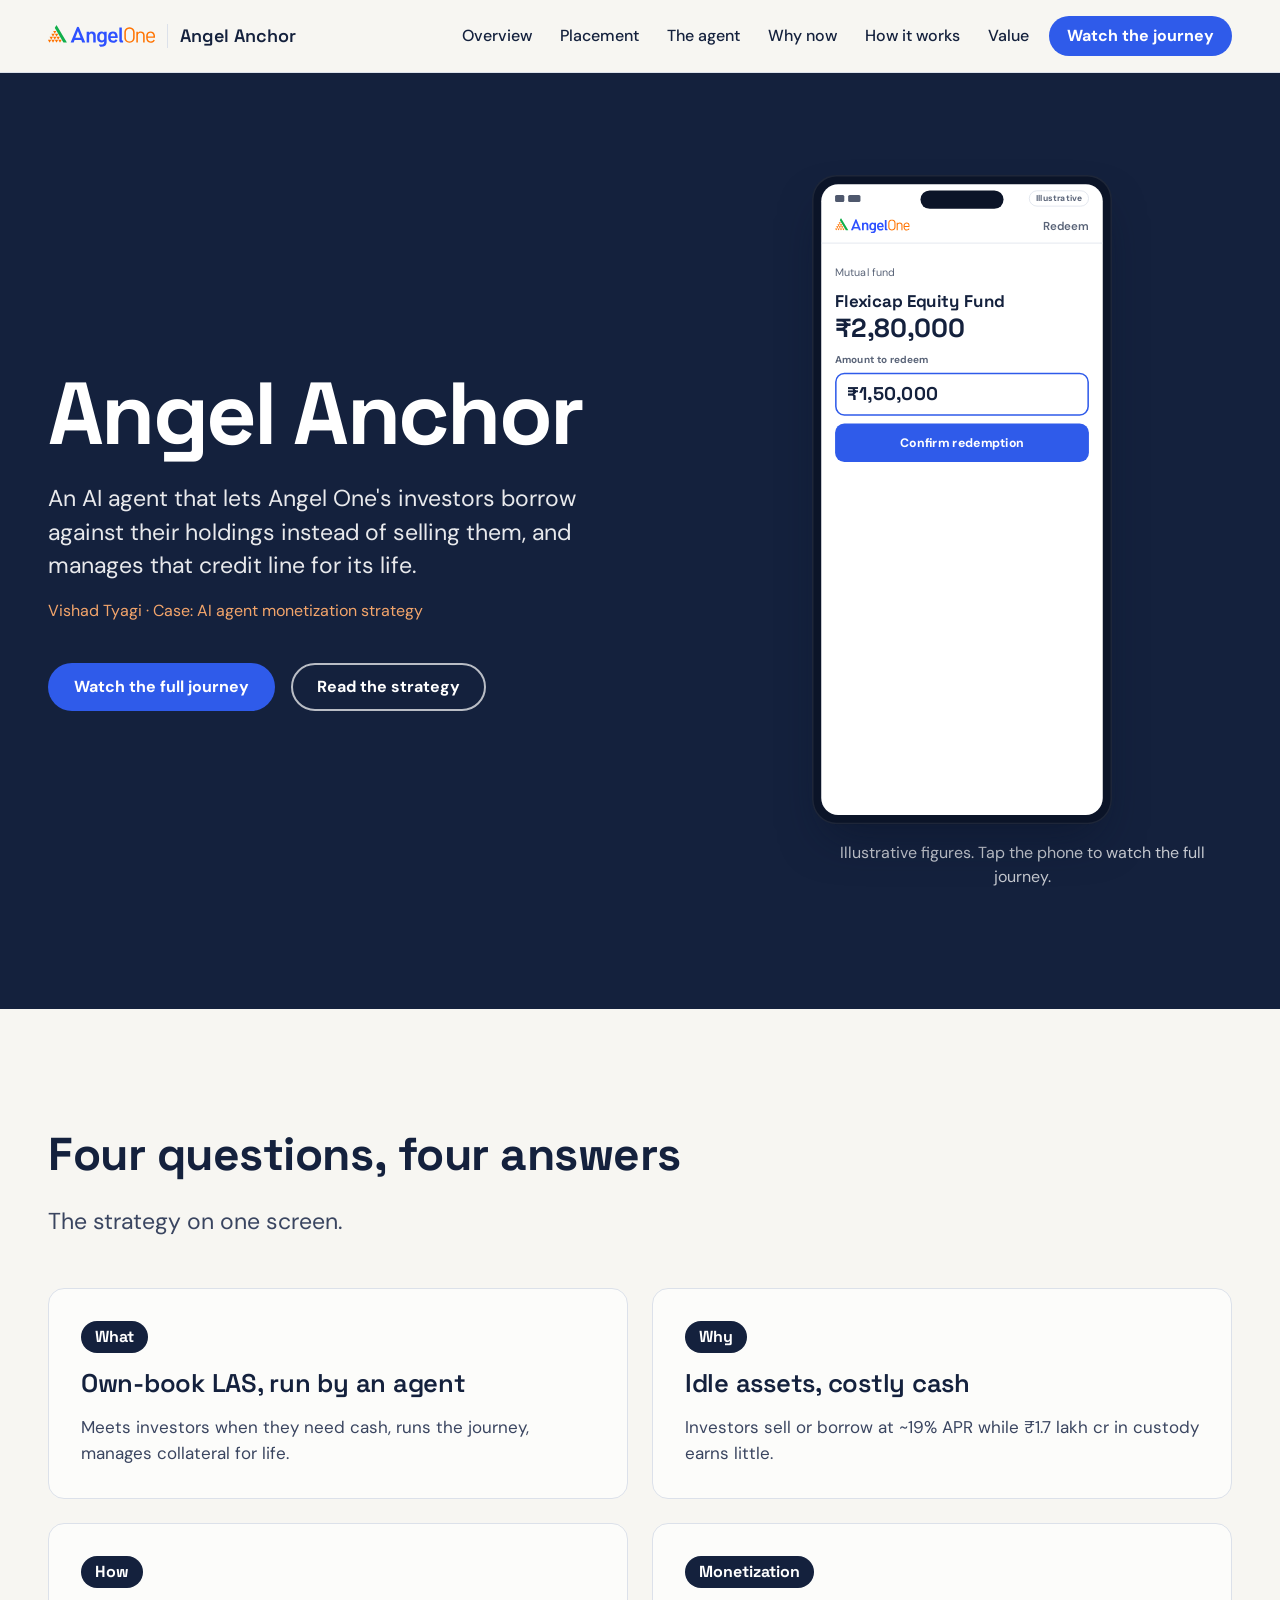
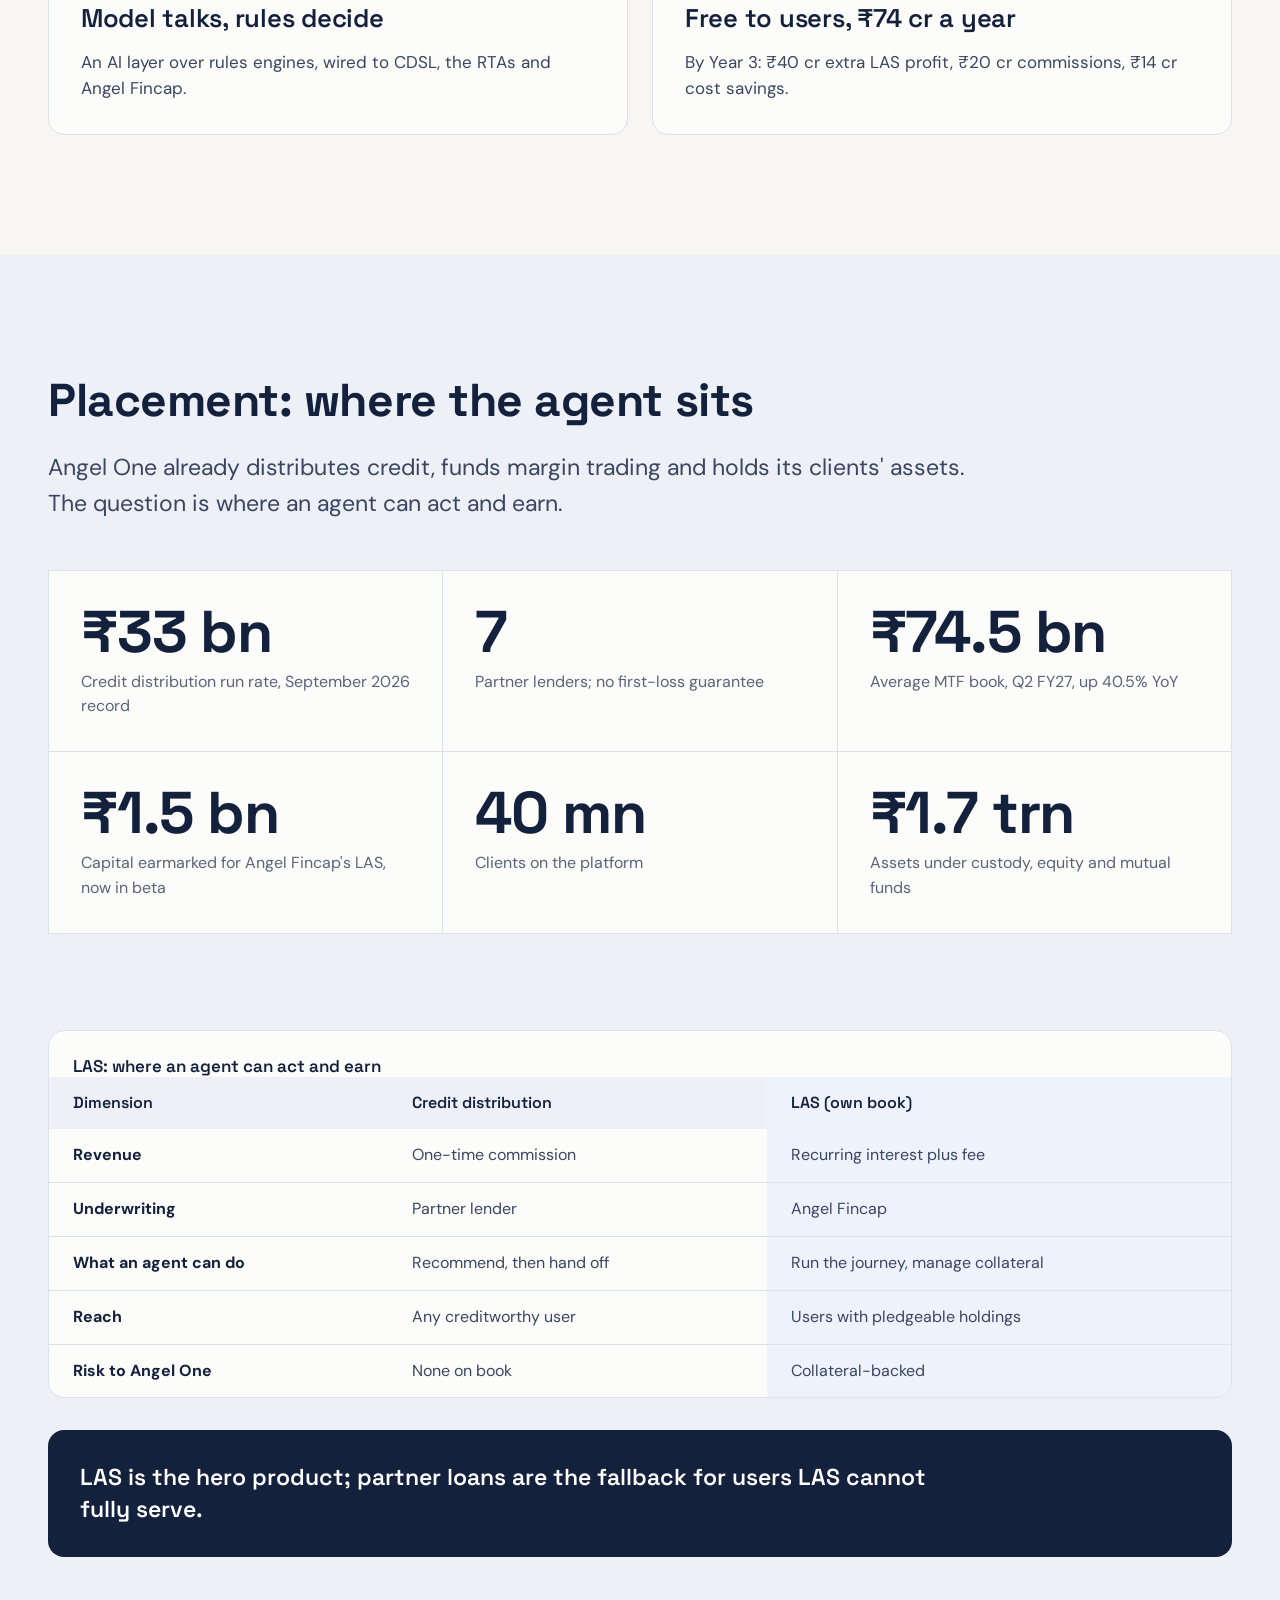
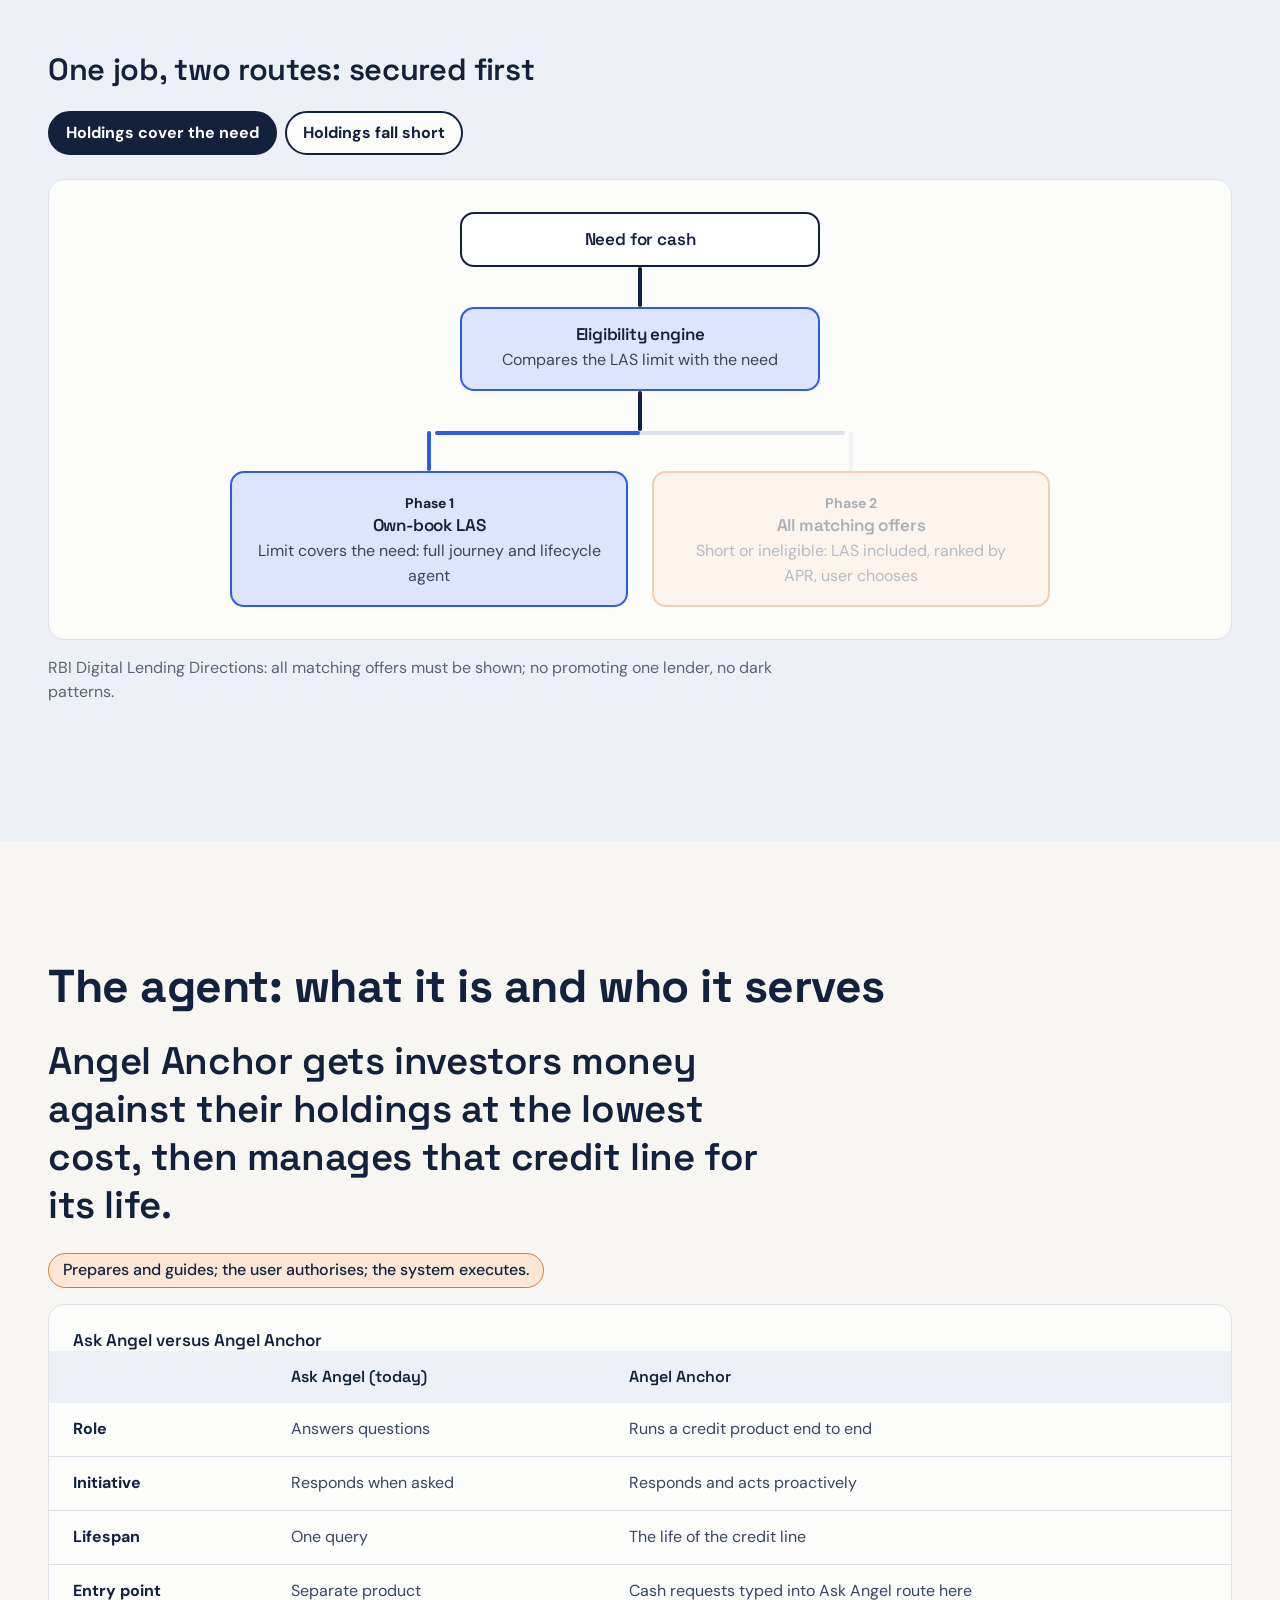
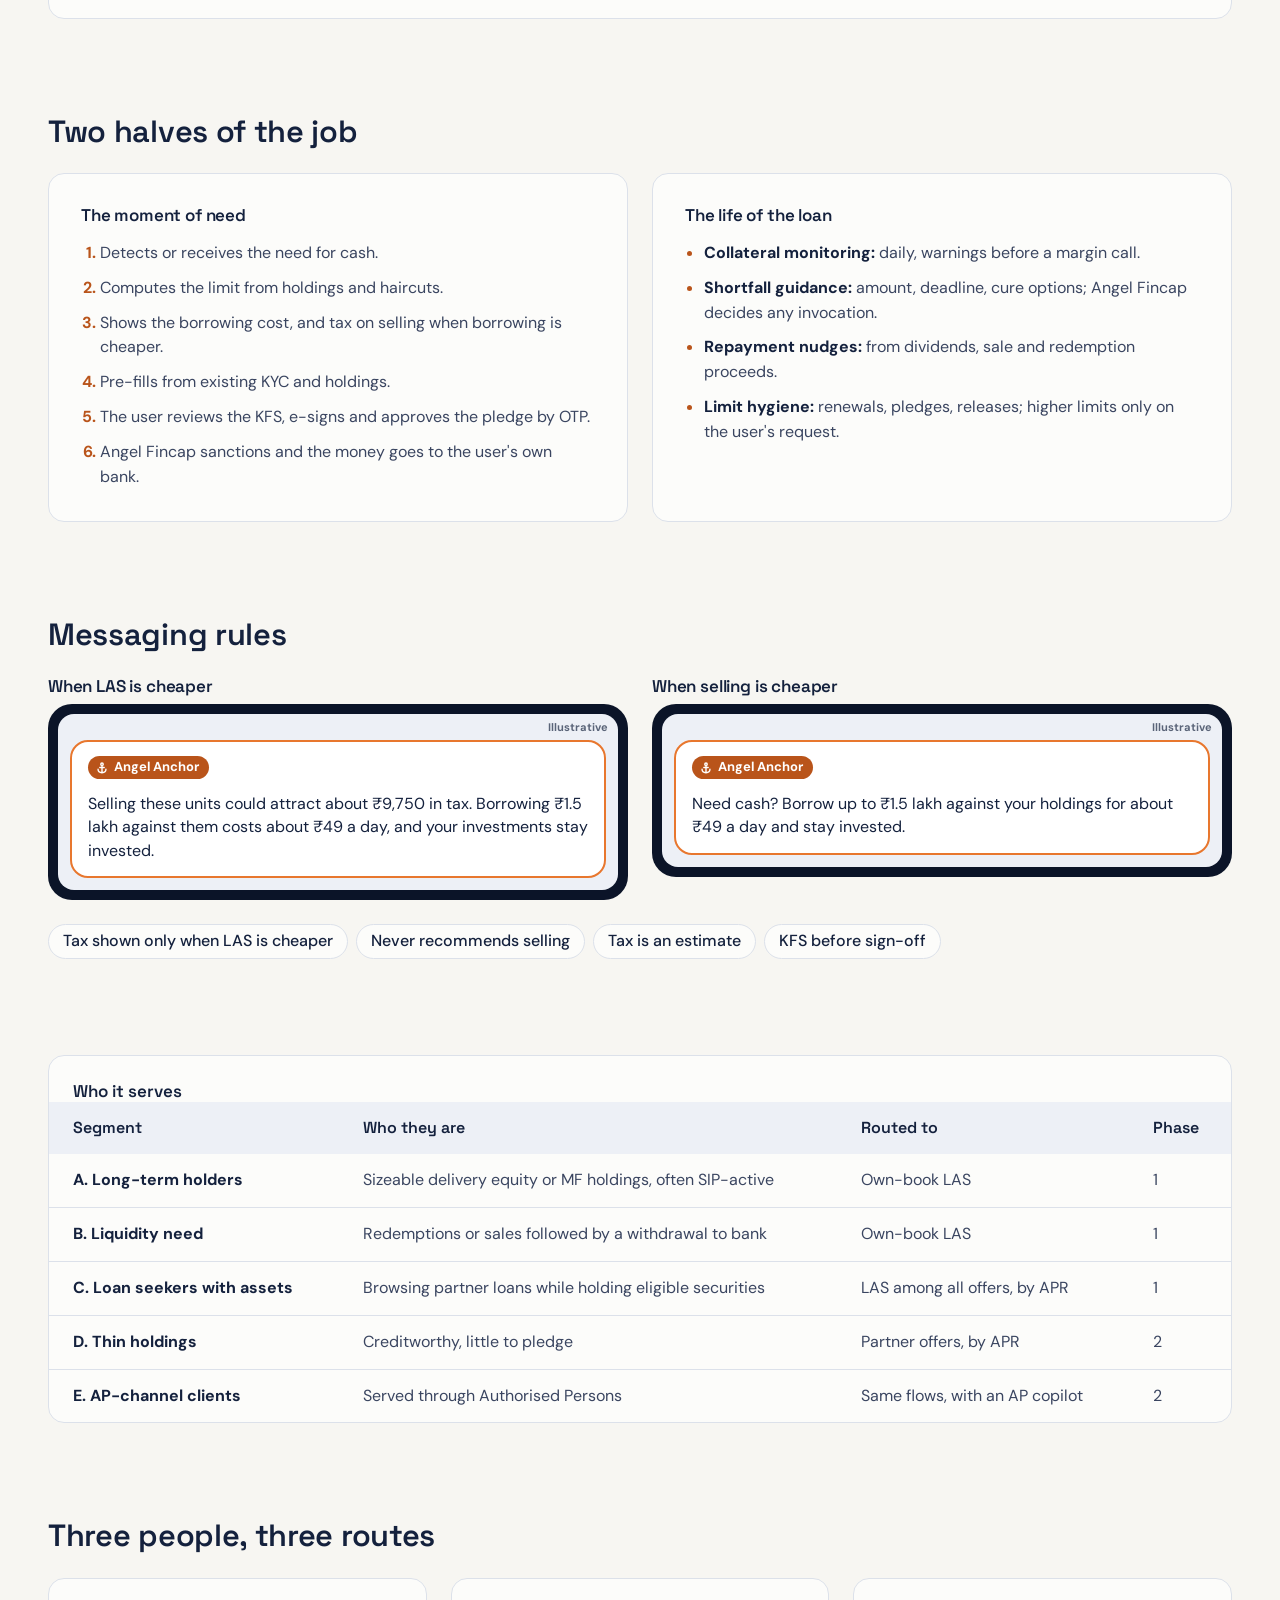
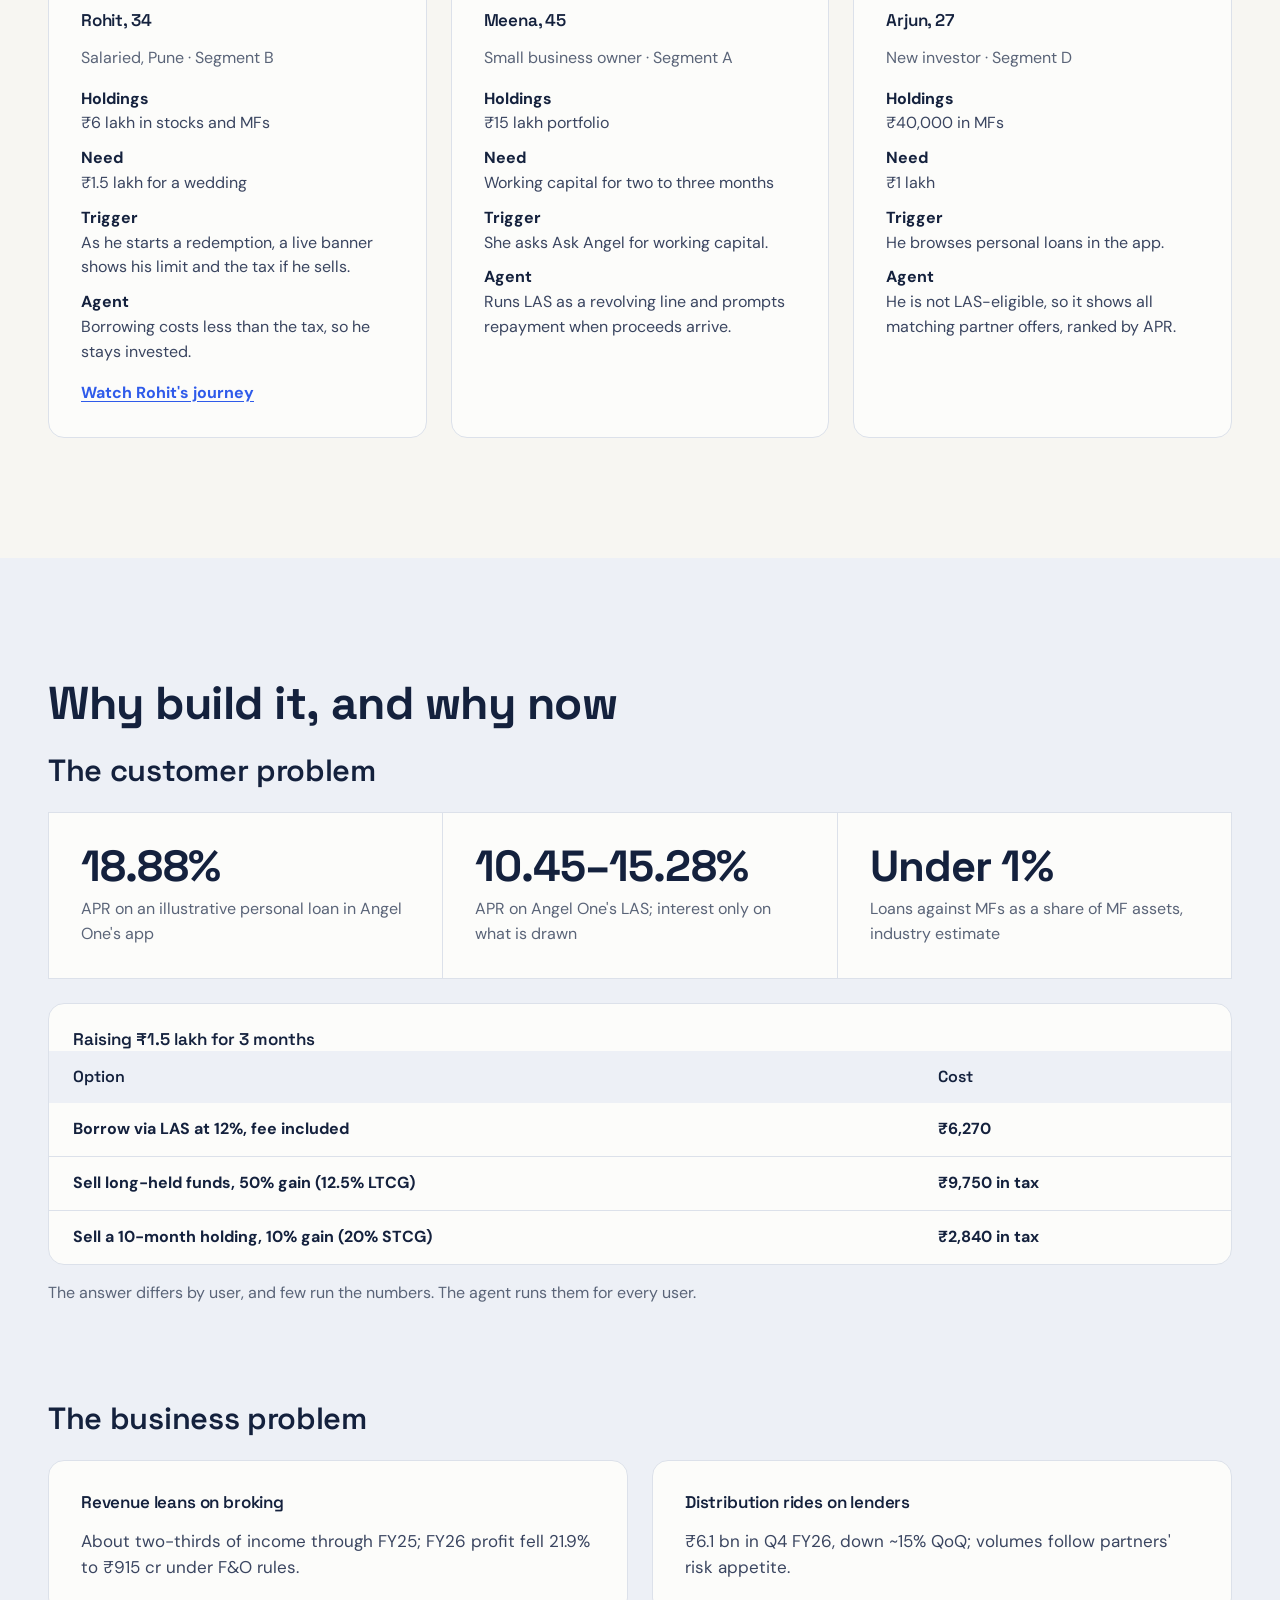
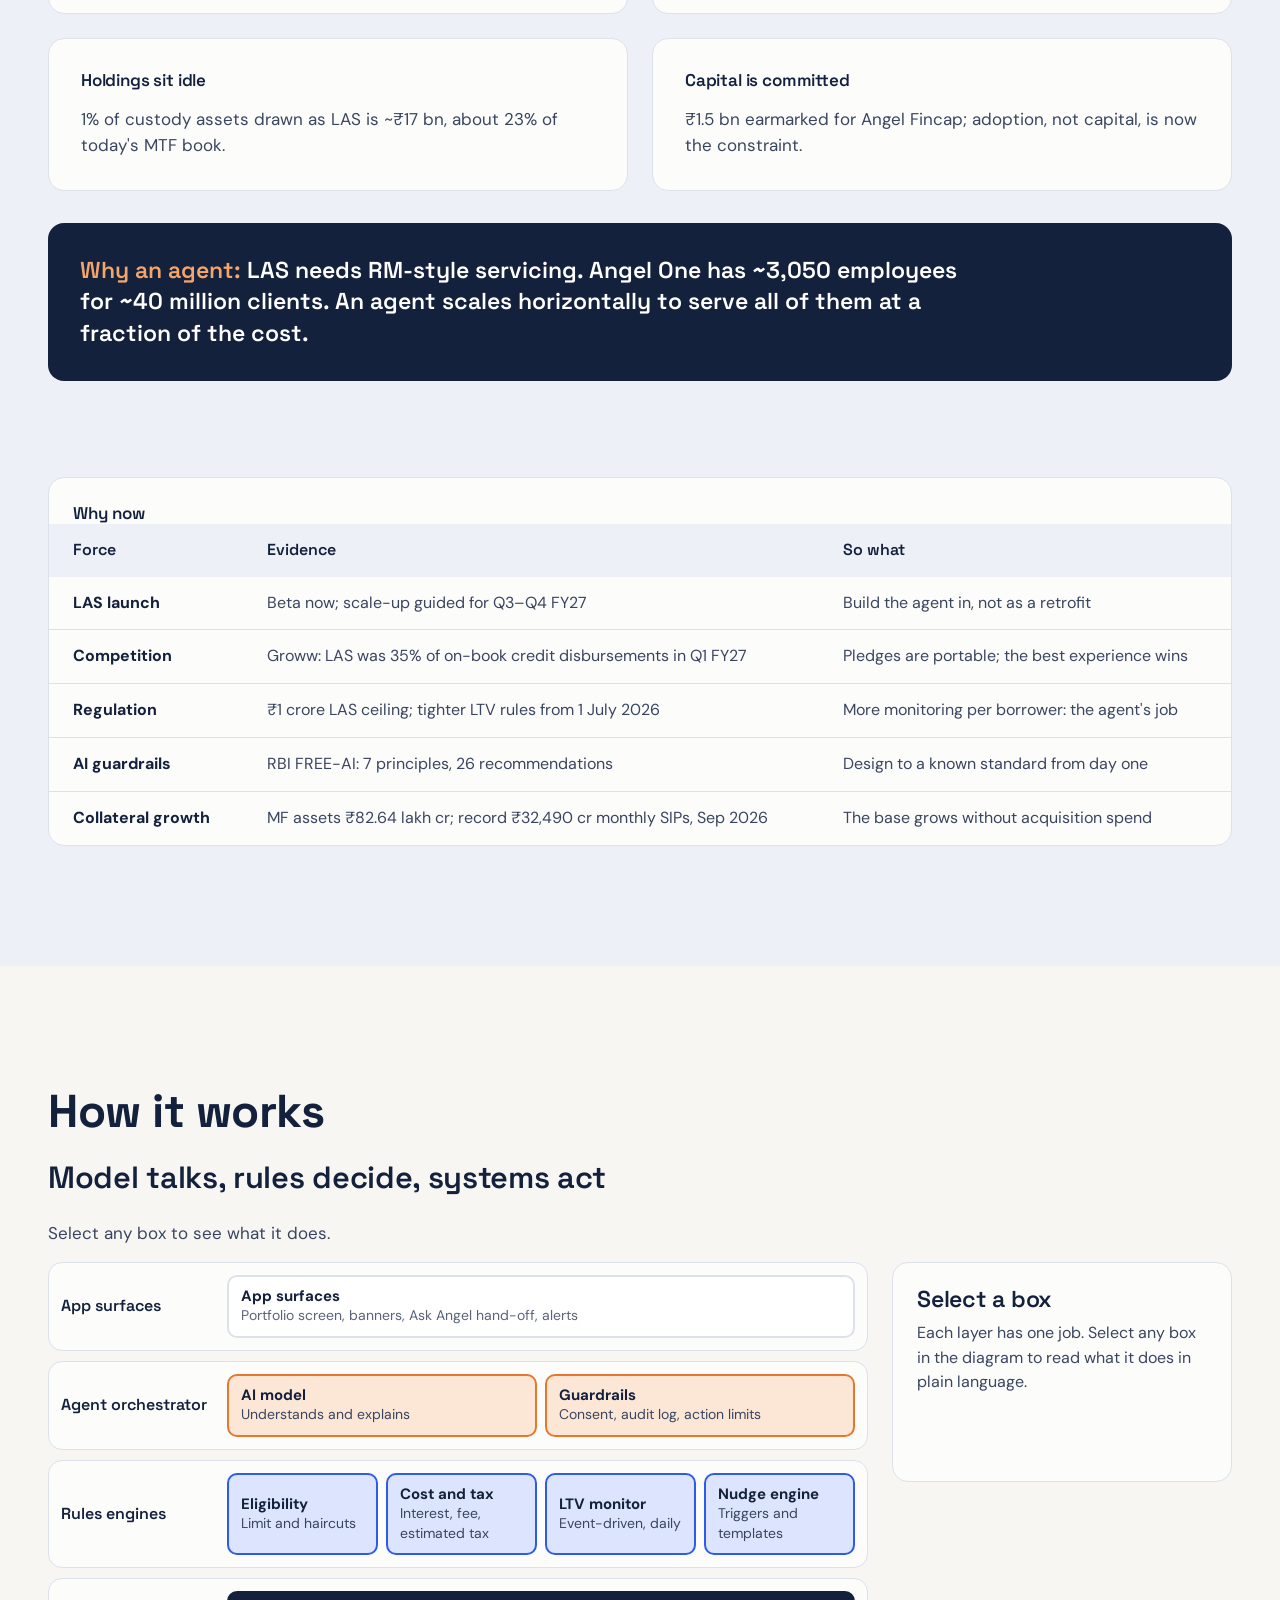
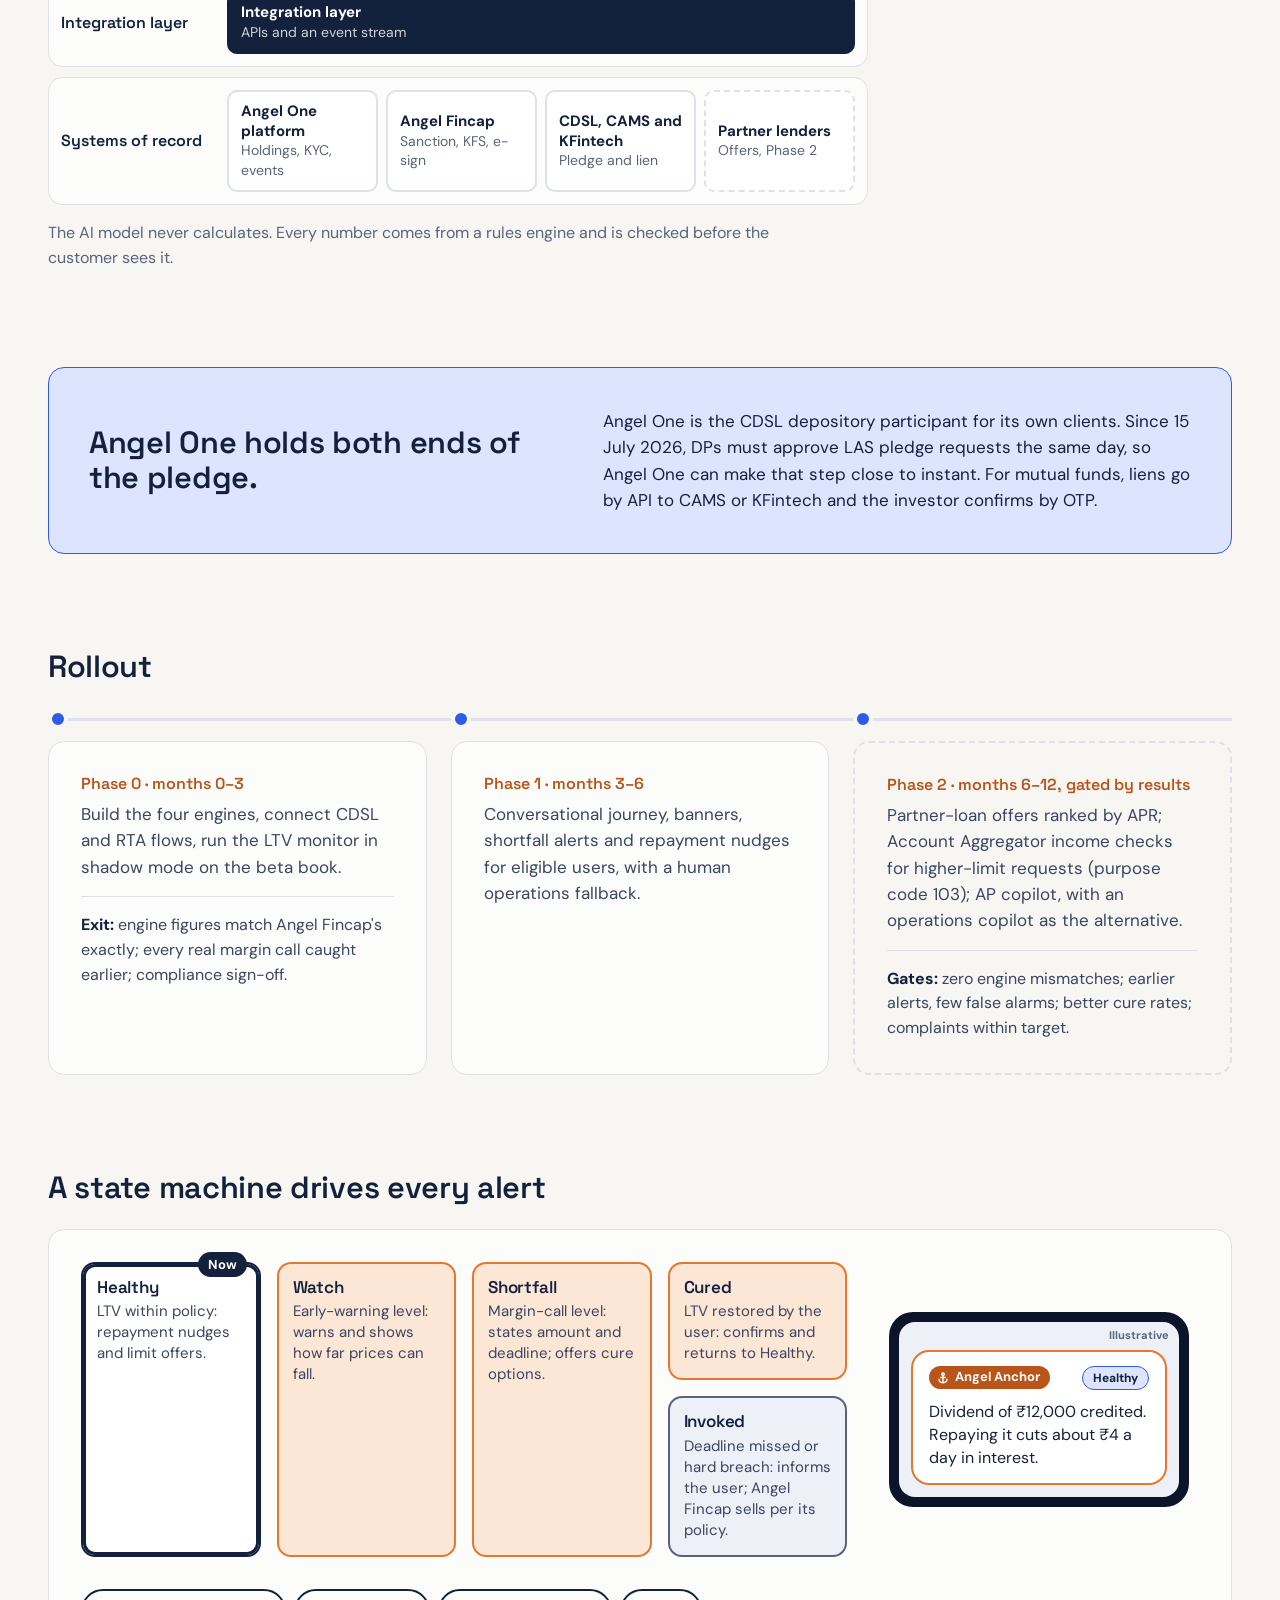
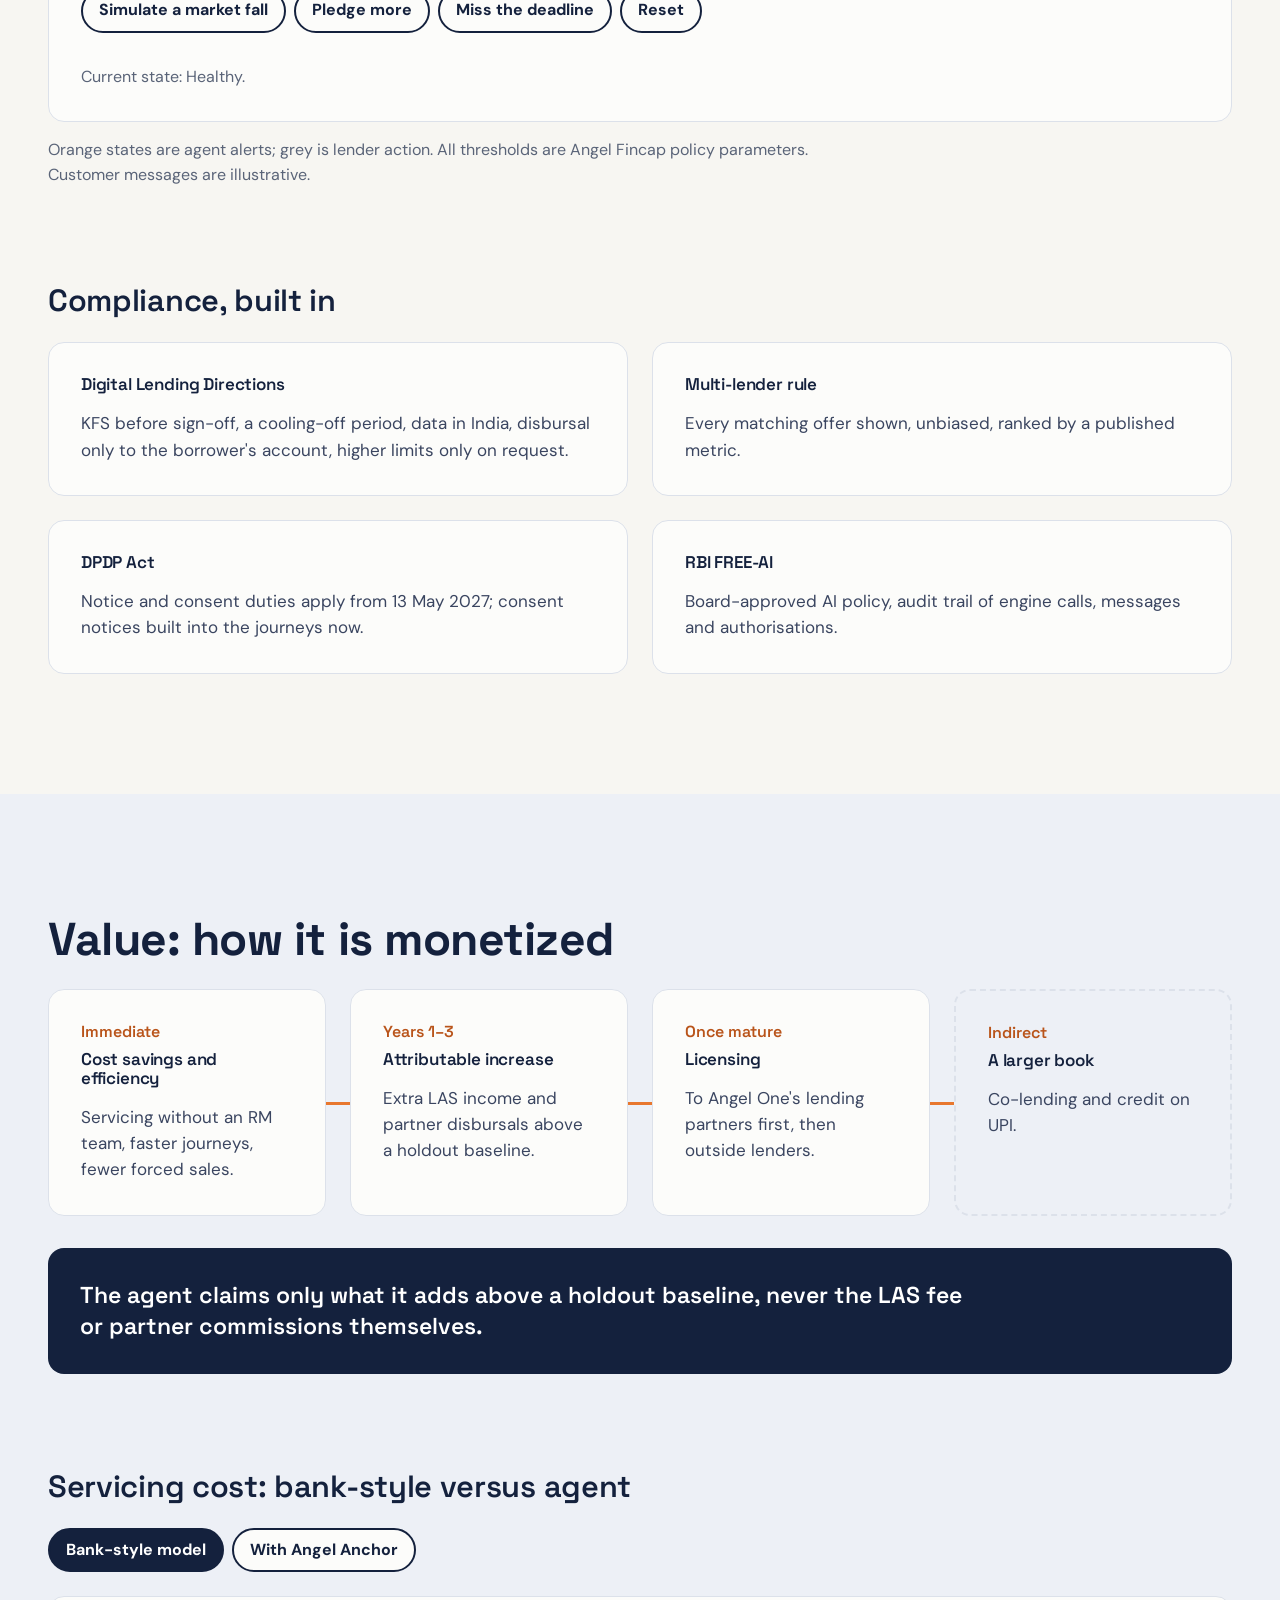
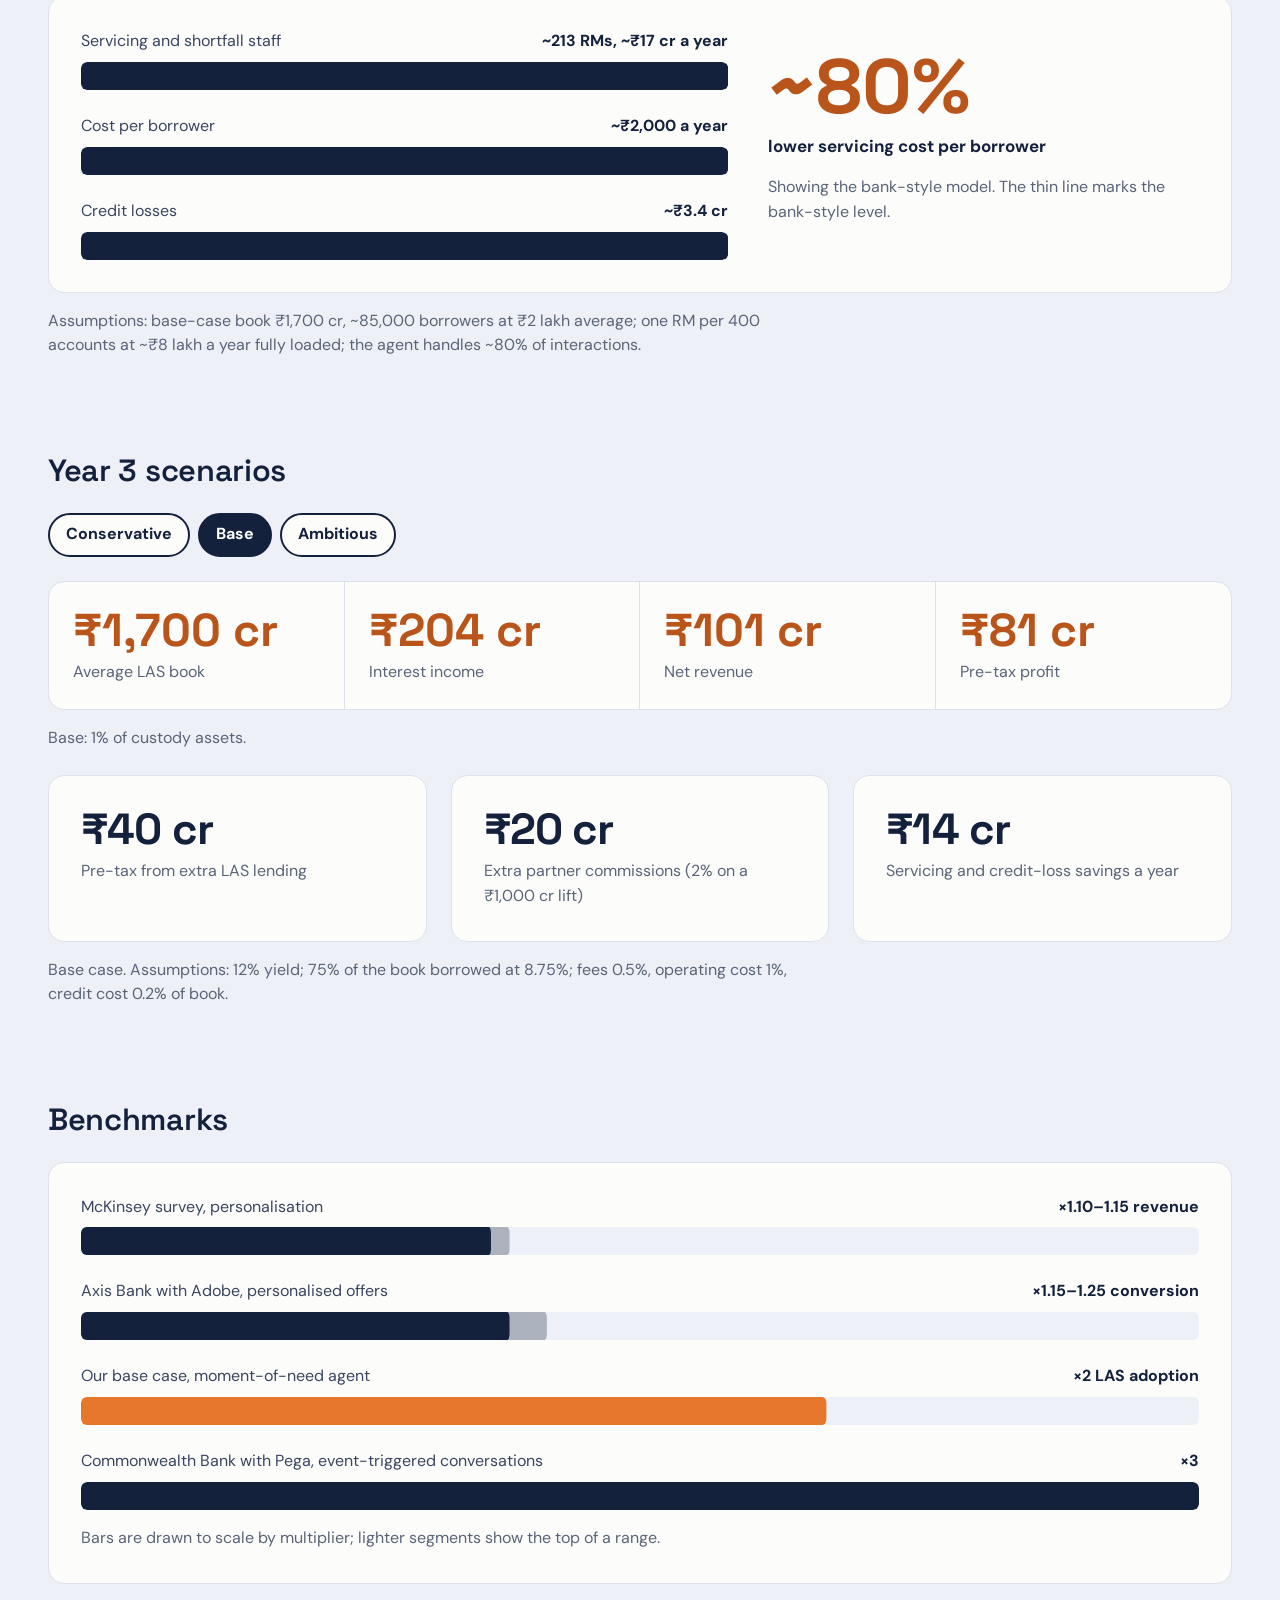
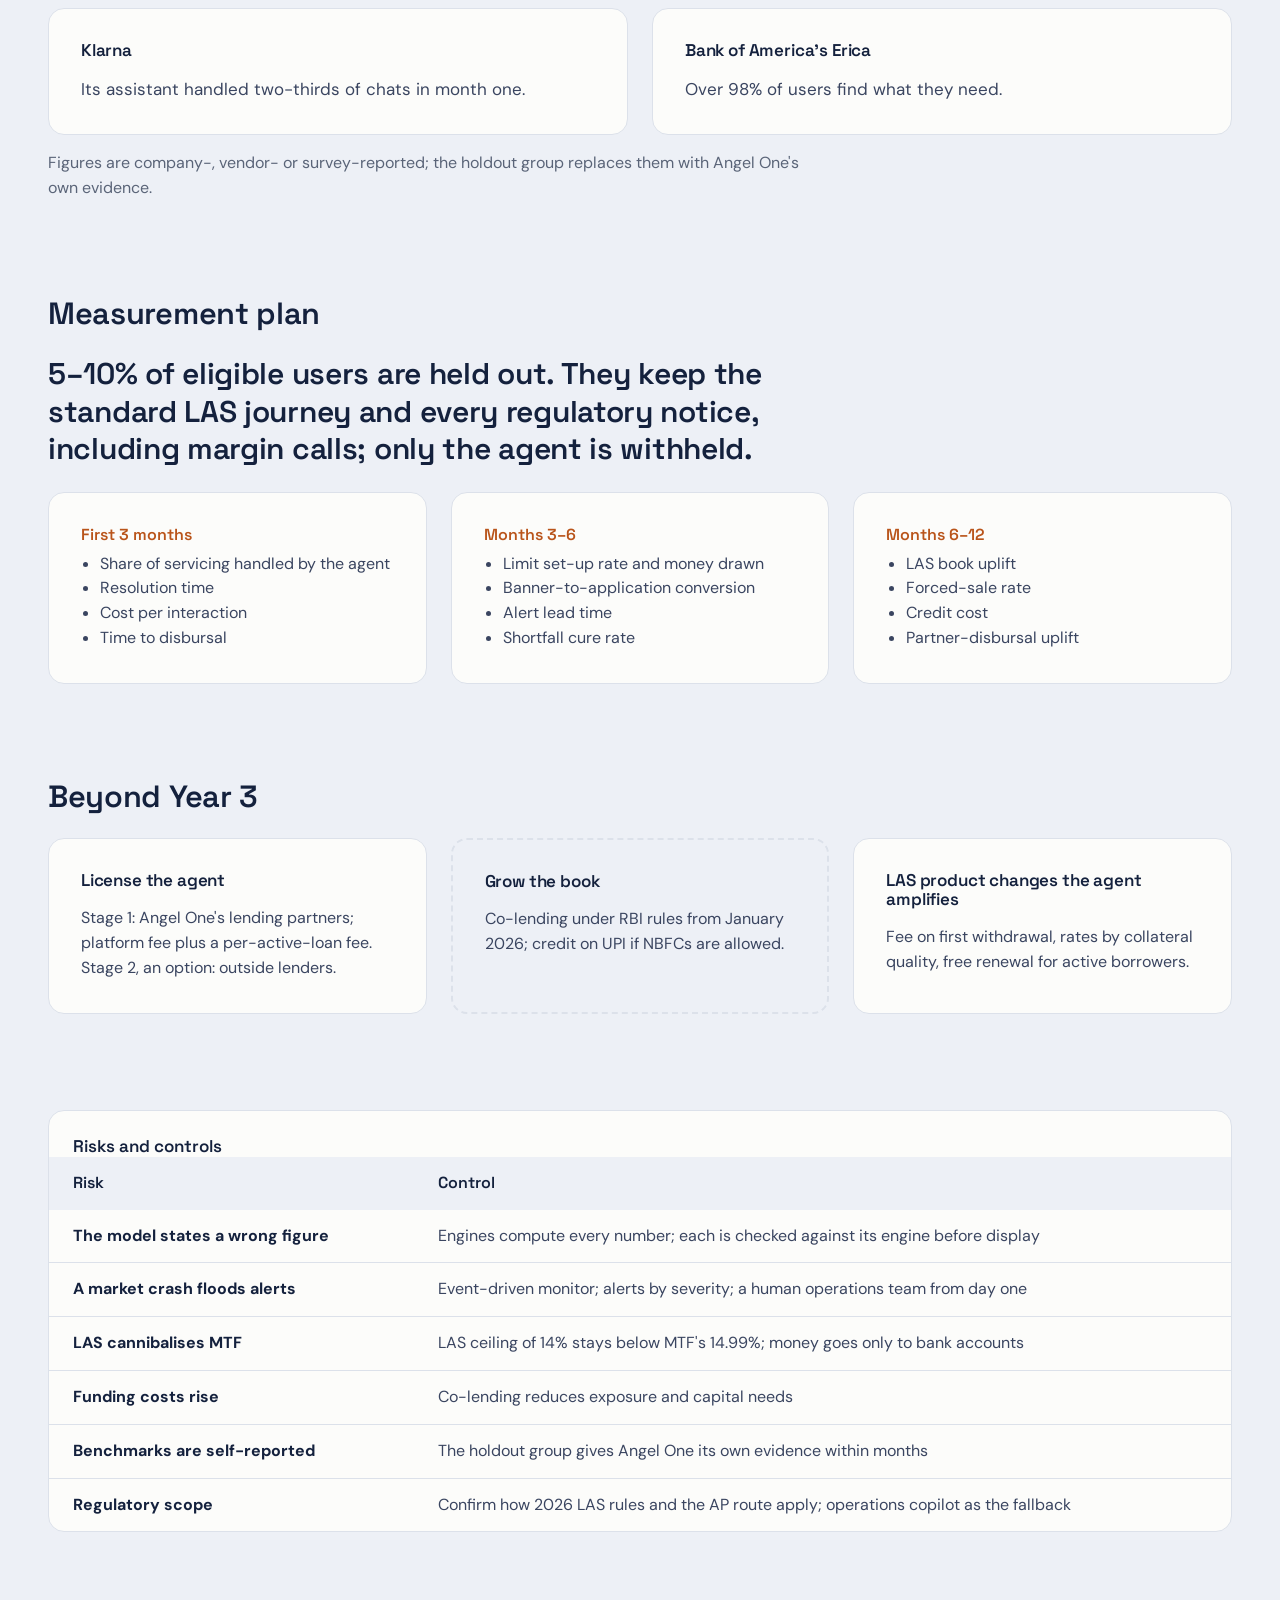
<file: index.html>
<!doctype html>
<html lang="en-IN">
<head>
  <meta charset="utf-8">
  <meta name="viewport" content="width=device-width, initial-scale=1">
  <title>Angel Anchor · Strategy</title>
  <meta name="description" content="Angel Anchor: an AI agent that lets Angel One's investors borrow against their holdings instead of selling them, and manages that credit line for its life. A strategy proposal by Vishad Tyagi.">
  <link rel="icon" href="assets/img/anchor.svg" type="image/svg+xml">
  <link rel="preconnect" href="https://fonts.googleapis.com">
  <link rel="preconnect" href="https://fonts.gstatic.com" crossorigin>
  <link rel="stylesheet" href="https://fonts.googleapis.com/css2?family=DM+Sans:wght@400;500;700&family=Space+Grotesk:wght@600;700&display=swap">
  <link rel="stylesheet" href="assets/css/styles.css">
</head>
<body>
  <a class="skip-link" href="#main">Skip to content</a>

  <header class="site-header">
    <div class="container site-header__inner">
      <a class="brand" href="#top" aria-label="Angel Anchor, back to top">
        <img class="brand__logo" src="assets/img/angel-one-logo.svg" alt="Angel One" width="107" height="22"
             onerror="this.replaceWith(Object.assign(document.createElement('span'),{className:'brand__text',textContent:'Angel One'}))">
        <span class="brand__sep" aria-hidden="true"></span>
        <span class="brand__name">Angel Anchor</span>
      </a>
      <nav class="site-nav" aria-label="Sections">
        <button class="nav-toggle" type="button" aria-expanded="false" aria-controls="nav-list" aria-label="Menu"><svg viewBox="0 0 20 20" width="20" height="20" aria-hidden="true"><path d="M3 5h14M3 10h14M3 15h14" stroke="currentColor" stroke-width="2.2" stroke-linecap="round"/></svg></button>
        <ul class="site-nav__list" id="nav-list">
          <li><a href="#overview">Overview</a></li>
          <li><a href="#placement">Placement</a></li>
          <li><a href="#agent">The agent</a></li>
          <li><a href="#why">Why now</a></li>
          <li><a href="#how">How it works</a></li>
          <li><a href="#value">Value</a></li>
        </ul>
        <a class="btn btn--primary btn--sm" href="journey.html">Watch the journey</a>
      </nav>
    </div>
  </header>

  <main id="main">
    <!-- Hero -->
    <section class="hero on-ink" id="top" aria-labelledby="hero-title">
      <div class="container hero__grid">
        <div>
          <h1 id="hero-title">Angel Anchor</h1>
          <p class="hero__sub">An AI agent that lets Angel One's investors borrow against their holdings instead of selling them, and manages that credit line for its life.</p>
          <p class="hero__author">Vishad Tyagi · Case: AI agent monetization strategy</p>
          <div class="hero__actions">
            <a class="btn btn--primary" href="journey.html">Watch the full journey</a>
            <a class="btn btn--ghost" href="#overview">Read the strategy</a>
          </div>
        </div>
        <div>
          <a class="hero__phone" href="journey.html" aria-label="Phone preview: as an investor starts a mutual fund redemption, the Angel Anchor banner offers to borrow ₹1.5 lakh for about ₹49 a day instead. Open the full journey.">
            <div class="phone-fit hero-phone" aria-hidden="true">
              <div class="phone">
                <div class="phone__screen">
                  <div class="phone__status">
                    <span class="phone__icons"><i></i><i></i></span>
                    <span class="phone__notch"></span>
                    <span class="phone__illus">Illustrative</span>
                  </div>
                  <div class="app-bar">
                    <img class="app-bar__logo" src="assets/img/angel-one-logo.svg" alt="" width="97" height="20"
                         onerror="this.replaceWith(Object.assign(document.createElement('span'),{className:'app-bar__text',textContent:'Angel One'}))">
                    <span class="app-bar__title">Redeem</span>
                  </div>
                  <div class="app-body hero-loop">
                    <p class="a-sub">Mutual fund</p>
                    <h3 class="a-h">Flexicap Equity Fund</h3>
                    <div class="a-big">₹2,80,000</div>
                    <div class="a-label">Amount to redeem</div>
                    <div class="a-input">₹1,50,000</div>
                    <div class="a-btn">Confirm redemption</div>
                    <div class="anchor-banner">
                      <span class="anchor-chip"><svg viewBox="0 0 16 16" aria-hidden="true"><g fill="none" stroke="currentColor" stroke-width="1.6" stroke-linecap="round"><circle cx="8" cy="3.6" r="1.4"/><path d="M8 5v8.5M5.5 7.5h5M3.5 9.5c0 2.3 2 3.9 4.5 3.9s4.5-1.6 4.5-3.9"/></g></svg>Angel Anchor</span>
                      <p style="font-size:19px">Borrow ₹1.5 lakh for about ₹49 a day and stay invested.</p>
                      <div class="a-btns"><div class="a-btn">See how</div><div class="a-btn a-btn--ghost">Continue redeeming</div></div>
                    </div>
                  </div>
                </div>
              </div>
            </div>
          </a>
          <p class="hero__phone-cap">Illustrative figures. Tap the phone to watch the full journey.</p>
        </div>
      </div>
    </section>

    <!-- 5.2 Overview -->
    <section class="section" id="overview" aria-labelledby="overview-title">
      <div class="container">
        <h2 id="overview-title">Four questions, four answers</h2>
        <p class="section__lead">The strategy on one screen.</p>
        <div class="grid grid--2">
          <article class="card">
            <span class="qa-card__q">What</span>
            <h3>Own-book LAS, run by an agent</h3>
            <p>Meets investors when they need cash, runs the journey, manages collateral for life.</p>
          </article>
          <article class="card">
            <span class="qa-card__q">Why</span>
            <h3>Idle assets, costly cash</h3>
            <p>Investors sell or borrow at ~19% APR while ₹1.7 lakh cr in custody earns little.</p>
          </article>
          <article class="card">
            <span class="qa-card__q">How</span>
            <h3>Model talks, rules decide</h3>
            <p>An AI layer over rules engines, wired to CDSL, the RTAs and Angel Fincap.</p>
          </article>
          <article class="card">
            <span class="qa-card__q">Monetization</span>
            <h3>Free to users, ₹74 cr a year</h3>
            <p>By Year 3: ₹40 cr extra LAS profit, ₹20 cr commissions, ₹14 cr cost savings.</p>
          </article>
        </div>
      </div>
    </section>

    <!-- 5.3 Placement -->
    <section class="section section--alt" id="placement" aria-labelledby="placement-title">
      <div class="container">
        <h2 id="placement-title">Placement: where the agent sits</h2>
        <p class="section__lead">Angel One already distributes credit, funds margin trading and holds its clients' assets. The question is where an agent can act and earn.</p>

        <div class="stats">
          <div class="stat"><p class="stat__num">₹33 bn</p><p class="stat__label">Credit distribution run rate, September 2026 record</p></div>
          <div class="stat"><p class="stat__num">7</p><p class="stat__label">Partner lenders; no first-loss guarantee</p></div>
          <div class="stat"><p class="stat__num">₹74.5 bn</p><p class="stat__label">Average MTF book, Q2 FY27, up 40.5% YoY</p></div>
          <div class="stat"><p class="stat__num">₹1.5 bn</p><p class="stat__label">Capital earmarked for Angel Fincap's LAS, now in beta</p></div>
          <div class="stat"><p class="stat__num">40 mn</p><p class="stat__label">Clients on the platform</p></div>
          <div class="stat"><p class="stat__num">₹1.7 trn</p><p class="stat__label">Assets under custody, equity and mutual funds</p></div>
        </div>

        <div class="block">
          <div class="table-wrap">
            <table class="table">
              <caption>LAS: where an agent can act and earn</caption>
              <thead>
                <tr><th scope="col">Dimension</th><th scope="col">Credit distribution</th><th scope="col" class="col-blue">LAS (own book)</th></tr>
              </thead>
              <tbody>
                <tr><th scope="row">Revenue</th><td>One-time commission</td><td class="col-blue">Recurring interest plus fee</td></tr>
                <tr><th scope="row">Underwriting</th><td>Partner lender</td><td class="col-blue">Angel Fincap</td></tr>
                <tr><th scope="row">What an agent can do</th><td>Recommend, then hand off</td><td class="col-blue">Run the journey, manage collateral</td></tr>
                <tr><th scope="row">Reach</th><td>Any creditworthy user</td><td class="col-blue">Users with pledgeable holdings</td></tr>
                <tr><th scope="row">Risk to Angel One</th><td>None on book</td><td class="col-blue">Collateral-backed</td></tr>
              </tbody>
            </table>
          </div>
          <div class="band"><p>LAS is the hero product; partner loans are the fallback for users LAS cannot fully serve.</p></div>
        </div>

        <div class="block">
          <h3 class="block__title" id="route-title">One job, two routes: secured first</h3>
          <div class="toggle-group" role="group" aria-labelledby="route-title">
            <button class="toggle" type="button" data-route="covers" aria-pressed="true">Holdings cover the need</button>
            <button class="toggle" type="button" data-route="short" aria-pressed="false">Holdings fall short</button>
          </div>
          <div class="route" id="route" data-active="covers">
            <div class="node"><h4>Need for cash</h4></div>
            <div class="conn conn--trunk" aria-hidden="true"><i></i></div>
            <div class="node node--blue"><h4>Eligibility engine</h4><p>Compares the LAS limit with the need</p></div>
            <div class="conn conn--trunk" aria-hidden="true"><i></i></div>
            <div class="route__split">
              <div class="route__branch route__branch--blue">
                <div class="conn" aria-hidden="true"><i></i></div>
                <div class="node node--blue">
                  <span class="route__phase">Phase 1</span>
                  <h4>Own-book LAS</h4>
                  <p>Limit covers the need: full journey and lifecycle agent</p>
                </div>
              </div>
              <div class="route__branch route__branch--orange">
                <div class="conn" aria-hidden="true"><i></i></div>
                <div class="node node--orange">
                  <span class="route__phase">Phase 2</span>
                  <h4>All matching offers</h4>
                  <p>Short or ineligible: LAS included, ranked by APR, user chooses</p>
                </div>
              </div>
            </div>
          </div>
          <p class="visually-hidden" id="route-status" aria-live="polite"></p>
          <p class="caption">RBI Digital Lending Directions: all matching offers must be shown; no promoting one lender, no dark patterns.</p>
        </div>
      </div>
    </section>

    <!-- 5.4 The agent -->
    <section class="section" id="agent" aria-labelledby="agent-title">
      <div class="container">
        <h2 id="agent-title">The agent: what it is and who it serves</h2>
        <p class="definition">Angel Anchor gets investors money against their holdings at the lowest cost, then manages that credit line for its life.</p>
        <p><span class="pill pill--orange">Prepares and guides; the user authorises; the system executes.</span></p>

        <div class="block">
          <div class="table-wrap">
            <table class="table">
              <caption>Ask Angel versus Angel Anchor</caption>
              <thead>
                <tr><th scope="col"><span class="visually-hidden">Dimension</span></th><th scope="col">Ask Angel (today)</th><th scope="col">Angel Anchor</th></tr>
              </thead>
              <tbody>
                <tr><th scope="row">Role</th><td>Answers questions</td><td>Runs a credit product end to end</td></tr>
                <tr><th scope="row">Initiative</th><td>Responds when asked</td><td>Responds and acts proactively</td></tr>
                <tr><th scope="row">Lifespan</th><td>One query</td><td>The life of the credit line</td></tr>
                <tr><th scope="row">Entry point</th><td>Separate product</td><td>Cash requests typed into Ask Angel route here</td></tr>
              </tbody>
            </table>
          </div>
        </div>

        <div class="block">
          <h3 class="block__title">Two halves of the job</h3>
          <div class="halves">
            <div class="card">
              <h4>The moment of need</h4>
              <ol>
                <li>Detects or receives the need for cash.</li>
                <li>Computes the limit from holdings and haircuts.</li>
                <li>Shows the borrowing cost, and tax on selling when borrowing is cheaper.</li>
                <li>Pre-fills from existing KYC and holdings.</li>
                <li>The user reviews the KFS, e-signs and approves the pledge by OTP.</li>
                <li>Angel Fincap sanctions and the money goes to the user's own bank.</li>
              </ol>
            </div>
            <div class="card">
              <h4>The life of the loan</h4>
              <ul>
                <li><strong>Collateral monitoring:</strong> daily, warnings before a margin call.</li>
                <li><strong>Shortfall guidance:</strong> amount, deadline, cure options; Angel Fincap decides any invocation.</li>
                <li><strong>Repayment nudges:</strong> from dividends, sale and redemption proceeds.</li>
                <li><strong>Limit hygiene:</strong> renewals, pledges, releases; higher limits only on the user's request.</li>
              </ul>
            </div>
          </div>
        </div>

        <div class="block">
          <h3 class="block__title">Messaging rules</h3>
          <div class="variants">
            <figure class="variant" style="margin:0">
              <h4>When LAS is cheaper</h4>
              <div class="mini-phone">
                <div class="mini-phone__screen">
                  <span class="mini-phone__illus">Illustrative</span>
                  <div class="notif">
                    <span class="anchor-chip"><svg viewBox="0 0 16 16" aria-hidden="true"><g fill="none" stroke="currentColor" stroke-width="1.6" stroke-linecap="round"><circle cx="8" cy="3.6" r="1.4"/><path d="M8 5v8.5M5.5 7.5h5M3.5 9.5c0 2.3 2 3.9 4.5 3.9s4.5-1.6 4.5-3.9"/></g></svg>Angel Anchor</span>
                    <p>Selling these units could attract about ₹9,750 in tax. Borrowing ₹1.5 lakh against them costs about ₹49 a day, and your investments stay invested.</p>
                  </div>
                </div>
              </div>
            </figure>
            <figure class="variant" style="margin:0">
              <h4>When selling is cheaper</h4>
              <div class="mini-phone">
                <div class="mini-phone__screen">
                  <span class="mini-phone__illus">Illustrative</span>
                  <div class="notif">
                    <span class="anchor-chip"><svg viewBox="0 0 16 16" aria-hidden="true"><g fill="none" stroke="currentColor" stroke-width="1.6" stroke-linecap="round"><circle cx="8" cy="3.6" r="1.4"/><path d="M8 5v8.5M5.5 7.5h5M3.5 9.5c0 2.3 2 3.9 4.5 3.9s4.5-1.6 4.5-3.9"/></g></svg>Angel Anchor</span>
                    <p>Need cash? Borrow up to ₹1.5 lakh against your holdings for about ₹49 a day and stay invested.</p>
                  </div>
                </div>
              </div>
            </figure>
          </div>
          <ul class="pill-row" style="margin-top:24px" aria-label="Messaging rules">
            <li class="pill">Tax shown only when LAS is cheaper</li>
            <li class="pill">Never recommends selling</li>
            <li class="pill">Tax is an estimate</li>
            <li class="pill">KFS before sign-off</li>
          </ul>
        </div>

        <div class="block">
          <div class="table-wrap">
            <table class="table">
              <caption>Who it serves</caption>
              <thead>
                <tr><th scope="col">Segment</th><th scope="col">Who they are</th><th scope="col">Routed to</th><th scope="col">Phase</th></tr>
              </thead>
              <tbody>
                <tr><th scope="row">A. Long-term holders</th><td>Sizeable delivery equity or MF holdings, often SIP-active</td><td>Own-book LAS</td><td>1</td></tr>
                <tr><th scope="row">B. Liquidity need</th><td>Redemptions or sales followed by a withdrawal to bank</td><td>Own-book LAS</td><td>1</td></tr>
                <tr><th scope="row">C. Loan seekers with assets</th><td>Browsing partner loans while holding eligible securities</td><td>LAS among all offers, by APR</td><td>1</td></tr>
                <tr><th scope="row">D. Thin holdings</th><td>Creditworthy, little to pledge</td><td>Partner offers, by APR</td><td>2</td></tr>
                <tr><th scope="row">E. AP-channel clients</th><td>Served through Authorised Persons</td><td>Same flows, with an AP copilot</td><td>2</td></tr>
              </tbody>
            </table>
          </div>
        </div>

        <div class="block">
          <h3 class="block__title">Three people, three routes</h3>
          <div class="grid grid--3">
            <article class="card persona">
              <h4>Rohit, 34</h4>
              <p class="persona__meta">Salaried, Pune · Segment B</p>
              <dl>
                <div><dt>Holdings</dt><dd>₹6 lakh in stocks and MFs</dd></div>
                <div><dt>Need</dt><dd>₹1.5 lakh for a wedding</dd></div>
                <div><dt>Trigger</dt><dd>As he starts a redemption, a live banner shows his limit and the tax if he sells.</dd></div>
                <div><dt>Agent</dt><dd>Borrowing costs less than the tax, so he stays invested.</dd></div>
              </dl>
              <a class="persona__link" href="journey.html">Watch Rohit's journey</a>
            </article>
            <article class="card persona">
              <h4>Meena, 45</h4>
              <p class="persona__meta">Small business owner · Segment A</p>
              <dl>
                <div><dt>Holdings</dt><dd>₹15 lakh portfolio</dd></div>
                <div><dt>Need</dt><dd>Working capital for two to three months</dd></div>
                <div><dt>Trigger</dt><dd>She asks Ask Angel for working capital.</dd></div>
                <div><dt>Agent</dt><dd>Runs LAS as a revolving line and prompts repayment when proceeds arrive.</dd></div>
              </dl>
            </article>
            <article class="card persona">
              <h4>Arjun, 27</h4>
              <p class="persona__meta">New investor · Segment D</p>
              <dl>
                <div><dt>Holdings</dt><dd>₹40,000 in MFs</dd></div>
                <div><dt>Need</dt><dd>₹1 lakh</dd></div>
                <div><dt>Trigger</dt><dd>He browses personal loans in the app.</dd></div>
                <div><dt>Agent</dt><dd>He is not LAS-eligible, so it shows all matching partner offers, ranked by APR.</dd></div>
              </dl>
            </article>
          </div>
        </div>
      </div>
    </section>

    <!-- 5.5 Why build it, and why now -->
    <section class="section section--alt" id="why" aria-labelledby="why-title">
      <div class="container">
        <h2 id="why-title">Why build it, and why now</h2>

        <div class="block">
          <h3 class="block__title">The customer problem</h3>
          <div class="stats">
            <div class="stat"><p class="stat__num stat__num--sm">18.88%</p><p class="stat__label">APR on an illustrative personal loan in Angel One's app</p></div>
            <div class="stat"><p class="stat__num stat__num--sm">10.45–15.28%</p><p class="stat__label">APR on Angel One's LAS; interest only on what is drawn</p></div>
            <div class="stat"><p class="stat__num stat__num--sm">Under 1%</p><p class="stat__label">Loans against MFs as a share of MF assets, industry estimate</p></div>
          </div>
          <div class="table-wrap" style="margin-top:24px">
            <table class="table table--narrow">
              <caption>Raising ₹1.5 lakh for 3 months</caption>
              <thead><tr><th scope="col">Option</th><th scope="col">Cost</th></tr></thead>
              <tbody>
                <tr><th scope="row">Borrow via LAS at 12%, fee included</th><td class="num">₹6,270</td></tr>
                <tr><th scope="row">Sell long-held funds, 50% gain (12.5% LTCG)</th><td class="num">₹9,750 in tax</td></tr>
                <tr><th scope="row">Sell a 10-month holding, 10% gain (20% STCG)</th><td class="num">₹2,840 in tax</td></tr>
              </tbody>
            </table>
          </div>
          <p class="caption">The answer differs by user, and few run the numbers. The agent runs them for every user.</p>
        </div>

        <div class="block">
          <h3 class="block__title">The business problem</h3>
          <div class="grid grid--2">
            <article class="card"><h4>Revenue leans on broking</h4><p>About two-thirds of income through FY25; FY26 profit fell 21.9% to ₹915 cr under F&amp;O rules.</p></article>
            <article class="card"><h4>Distribution rides on lenders</h4><p>₹6.1 bn in Q4 FY26, down ~15% QoQ; volumes follow partners' risk appetite.</p></article>
            <article class="card"><h4>Holdings sit idle</h4><p>1% of custody assets drawn as LAS is ~₹17 bn, about 23% of today's MTF book.</p></article>
            <article class="card"><h4>Capital is committed</h4><p>₹1.5 bn earmarked for Angel Fincap; adoption, not capital, is now the constraint.</p></article>
          </div>
          <div class="band"><p><em>Why an agent:</em> LAS needs RM-style servicing. Angel One has ~3,050 employees for ~40 million clients. An agent scales horizontally to serve all of them at a fraction of the cost.</p></div>
        </div>

        <div class="block">
          <div class="table-wrap">
            <table class="table">
              <caption>Why now</caption>
              <thead><tr><th scope="col">Force</th><th scope="col">Evidence</th><th scope="col">So what</th></tr></thead>
              <tbody>
                <tr><th scope="row">LAS launch</th><td>Beta now; scale-up guided for Q3–Q4 FY27</td><td>Build the agent in, not as a retrofit</td></tr>
                <tr><th scope="row">Competition</th><td>Groww: LAS was 35% of on-book credit disbursements in Q1 FY27</td><td>Pledges are portable; the best experience wins</td></tr>
                <tr><th scope="row">Regulation</th><td>₹1 crore LAS ceiling; tighter LTV rules from 1 July 2026</td><td>More monitoring per borrower: the agent's job</td></tr>
                <tr><th scope="row">AI guardrails</th><td>RBI FREE-AI: 7 principles, 26 recommendations</td><td>Design to a known standard from day one</td></tr>
                <tr><th scope="row">Collateral growth</th><td>MF assets ₹82.64 lakh cr; record ₹32,490 cr monthly SIPs, Sep 2026</td><td>The base grows without acquisition spend</td></tr>
              </tbody>
            </table>
          </div>
        </div>
      </div>
    </section>

    <!-- 5.6 How it works -->
    <section class="section" id="how" aria-labelledby="how-title">
      <div class="container">
        <h2 id="how-title">How it works</h2>

        <div class="block">
          <h3 class="block__title">Model talks, rules decide, systems act</h3>
          <p>Select any box to see what it does.</p>
          <div class="arch">
            <div class="arch__stack" id="arch">
              <div class="arch__layer">
                <span class="arch__layer-name">App surfaces</span>
                <div class="arch__row">
                  <button class="arch__box" type="button" data-arch="surfaces" aria-pressed="false"><b>App surfaces</b><span>Portfolio screen, banners, Ask Angel hand-off, alerts</span></button>
                </div>
              </div>
              <div class="arch__layer">
                <span class="arch__layer-name">Agent orchestrator</span>
                <div class="arch__row">
                  <button class="arch__box arch__box--orange" type="button" data-arch="ai" aria-pressed="false"><b>AI model</b><span>Understands and explains</span></button>
                  <button class="arch__box arch__box--orange" type="button" data-arch="guardrails" aria-pressed="false"><b>Guardrails</b><span>Consent, audit log, action limits</span></button>
                </div>
              </div>
              <div class="arch__layer">
                <span class="arch__layer-name">Rules engines</span>
                <div class="arch__row">
                  <button class="arch__box arch__box--blue" type="button" data-arch="eligibility" aria-pressed="false"><b>Eligibility</b><span>Limit and haircuts</span></button>
                  <button class="arch__box arch__box--blue" type="button" data-arch="cost" aria-pressed="false"><b>Cost and tax</b><span>Interest, fee, estimated tax</span></button>
                  <button class="arch__box arch__box--blue" type="button" data-arch="ltv" aria-pressed="false"><b>LTV monitor</b><span>Event-driven, daily</span></button>
                  <button class="arch__box arch__box--blue" type="button" data-arch="nudge" aria-pressed="false"><b>Nudge engine</b><span>Triggers and templates</span></button>
                </div>
              </div>
              <div class="arch__layer">
                <span class="arch__layer-name">Integration layer</span>
                <div class="arch__row">
                  <button class="arch__box arch__box--ink" type="button" data-arch="integration" aria-pressed="false"><b>Integration layer</b><span>APIs and an event stream</span></button>
                </div>
              </div>
              <div class="arch__layer">
                <span class="arch__layer-name">Systems of record</span>
                <div class="arch__row">
                  <button class="arch__box" type="button" data-arch="platform" aria-pressed="false"><b>Angel One platform</b><span>Holdings, KYC, events</span></button>
                  <button class="arch__box" type="button" data-arch="fincap" aria-pressed="false"><b>Angel Fincap</b><span>Sanction, KFS, e-sign</span></button>
                  <button class="arch__box" type="button" data-arch="rails" aria-pressed="false"><b>CDSL, CAMS and KFintech</b><span>Pledge and lien</span></button>
                  <button class="arch__box arch__box--dashed" type="button" data-arch="partners" aria-pressed="false"><b>Partner lenders</b><span>Offers, Phase 2</span></button>
                </div>
              </div>
            </div>
            <div class="arch__panel" id="arch-panel" aria-live="polite">
              <h4 id="arch-panel-title">Select a box</h4>
              <p id="arch-panel-text">Each layer has one job. Select any box in the diagram to read what it does in plain language.</p>
            </div>
          </div>
          <p class="caption">The AI model never calculates. Every number comes from a rules engine and is checked before the customer sees it.</p>
        </div>

        <div class="block">
          <div class="highlight">
            <h3>Angel One holds both ends of the pledge.</h3>
            <p>Angel One is the CDSL depository participant for its own clients. Since 15 July 2026, DPs must approve LAS pledge requests the same day, so Angel One can make that step close to instant. For mutual funds, liens go by API to CAMS or KFintech and the investor confirms by OTP.</p>
          </div>
        </div>

        <div class="block">
          <h3 class="block__title">Rollout</h3>
          <ol class="steps">
            <li>
              <div class="card">
                <p class="card__tag">Phase 0 · months 0–3</p>
                <p>Build the four engines, connect CDSL and RTA flows, run the LTV monitor in shadow mode on the beta book.</p>
                <p class="steps__gate"><strong>Exit:</strong> engine figures match Angel Fincap's exactly; every real margin call caught earlier; compliance sign-off.</p>
              </div>
            </li>
            <li>
              <div class="card">
                <p class="card__tag">Phase 1 · months 3–6</p>
                <p>Conversational journey, banners, shortfall alerts and repayment nudges for eligible users, with a human operations fallback.</p>
              </div>
            </li>
            <li>
              <div class="card card--dashed">
                <p class="card__tag">Phase 2 · months 6–12, gated by results</p>
                <p>Partner-loan offers ranked by APR; Account Aggregator income checks for higher-limit requests (purpose code 103); AP copilot, with an operations copilot as the alternative.</p>
                <p class="steps__gate"><strong>Gates:</strong> zero engine mismatches; earlier alerts, few false alarms; better cure rates; complaints within target.</p>
              </div>
            </li>
          </ol>
        </div>

        <div class="block">
          <h3 class="block__title" id="sm-title">A state machine drives every alert</h3>
          <div class="sm" id="sm">
            <ol class="sm__states" aria-label="Loan states">
              <li class="sm__state sm__state--healthy is-current" data-state="healthy"><h4>Healthy</h4><p>LTV within policy: repayment nudges and limit offers.</p></li>
              <li class="sm__state sm__state--watch" data-state="watch"><h4>Watch</h4><p>Early-warning level: warns and shows how far prices can fall.</p></li>
              <li class="sm__state sm__state--shortfall" data-state="shortfall"><h4>Shortfall</h4><p>Margin-call level: states amount and deadline; offers cure options.</p></li>
              <li class="sm__state sm__state--cured" data-state="cured"><h4>Cured</h4><p>LTV restored by the user: confirms and returns to Healthy.</p></li>
              <li class="sm__state sm__state--invoked" data-state="invoked"><h4>Invoked</h4><p>Deadline missed or hard breach: informs the user; Angel Fincap sells per its policy.</p></li>
            </ol>
            <div class="sm__side">
              <div class="mini-phone">
                <div class="mini-phone__screen">
                  <span class="mini-phone__illus">Illustrative</span>
                  <div class="notif" id="sm-notif" style="margin-top:16px">
                    <div class="notif__head">
                      <span class="anchor-chip"><svg viewBox="0 0 16 16" aria-hidden="true"><g fill="none" stroke="currentColor" stroke-width="1.6" stroke-linecap="round"><circle cx="8" cy="3.6" r="1.4"/><path d="M8 5v8.5M5.5 7.5h5M3.5 9.5c0 2.3 2 3.9 4.5 3.9s4.5-1.6 4.5-3.9"/></g></svg>Angel Anchor</span>
                      <span class="a-tag a-tag--ok" id="sm-tag">Healthy</span>
                    </div>
                    <p id="sm-msg">Dividend of ₹12,000 credited. Repaying it cuts about ₹4 a day in interest.</p>
                  </div>
                </div>
              </div>
            </div>
            <div class="sm__controls" role="group" aria-labelledby="sm-title">
              <button class="toggle" type="button" data-sm="fall">Simulate a market fall</button>
              <button class="toggle" type="button" data-sm="pledge">Pledge more</button>
              <button class="toggle" type="button" data-sm="miss">Miss the deadline</button>
              <button class="toggle" type="button" data-sm="reset">Reset</button>
            </div>
            <p class="sm__status" id="sm-status" aria-live="polite">Current state: Healthy.</p>
          </div>
          <p class="caption">Orange states are agent alerts; grey is lender action. All thresholds are Angel Fincap policy parameters. Customer messages are illustrative.</p>
        </div>

        <div class="block">
          <h3 class="block__title">Compliance, built in</h3>
          <div class="grid grid--2">
            <article class="card"><h4>Digital Lending Directions</h4><p>KFS before sign-off, a cooling-off period, data in India, disbursal only to the borrower's account, higher limits only on request.</p></article>
            <article class="card"><h4>Multi-lender rule</h4><p>Every matching offer shown, unbiased, ranked by a published metric.</p></article>
            <article class="card"><h4>DPDP Act</h4><p>Notice and consent duties apply from 13 May 2027; consent notices built into the journeys now.</p></article>
            <article class="card"><h4>RBI FREE-AI</h4><p>Board-approved AI policy, audit trail of engine calls, messages and authorisations.</p></article>
          </div>
        </div>
      </div>
    </section>

    <!-- 5.7 Value -->
    <section class="section section--alt" id="value" aria-labelledby="value-title">
      <div class="container">
        <h2 id="value-title">Value: how it is monetized</h2>

        <div class="block">
          <ol class="vtl">
            <li><div class="card"><p class="card__tag">Immediate</p><h4>Cost savings and efficiency</h4><p>Servicing without an RM team, faster journeys, fewer forced sales.</p></div></li>
            <li><div class="card"><p class="card__tag">Years 1–3</p><h4>Attributable increase</h4><p>Extra LAS income and partner disbursals above a holdout baseline.</p></div></li>
            <li><div class="card"><p class="card__tag">Once mature</p><h4>Licensing</h4><p>To Angel One's lending partners first, then outside lenders.</p></div></li>
            <li><div class="card card--dashed"><p class="card__tag">Indirect</p><h4>A larger book</h4><p>Co-lending and credit on UPI.</p></div></li>
          </ol>
          <div class="band"><p>The agent claims only what it adds above a holdout baseline, never the LAS fee or partner commissions themselves.</p></div>
        </div>

        <div class="block">
          <h3 class="block__title" id="cost-title">Servicing cost: bank-style versus agent</h3>
          <div class="toggle-group" role="group" aria-labelledby="cost-title">
            <button class="toggle" type="button" data-cost="bank" aria-pressed="true">Bank-style model</button>
            <button class="toggle" type="button" data-cost="agent" aria-pressed="false">With Angel Anchor</button>
          </div>
          <div class="cost">
            <div class="bars" id="cost-bars">
              <div class="bar" data-bank="17" data-agent="3.4" data-bank-label="~213 RMs, ~₹17 cr a year" data-agent-label="~43 operations staff, ~₹3.4 cr a year">
                <div class="bar__label"><span>Servicing and shortfall staff</span><b class="bar__val"></b></div>
                <div class="bar__track"><span class="bar__fill"></span><span class="bar__ghost" title="Bank-style level"></span></div>
              </div>
              <div class="bar" data-bank="2000" data-agent="400" data-bank-label="~₹2,000 a year" data-agent-label="~₹400 a year">
                <div class="bar__label"><span>Cost per borrower</span><b class="bar__val"></b></div>
                <div class="bar__track"><span class="bar__fill"></span><span class="bar__ghost"></span></div>
              </div>
              <div class="bar" data-bank="3.4" data-agent="2.6" data-bank-label="~₹3.4 cr" data-agent-label="~₹2.6 cr">
                <div class="bar__label"><span>Credit losses</span><b class="bar__val"></b></div>
                <div class="bar__track"><span class="bar__fill"></span><span class="bar__ghost"></span></div>
              </div>
            </div>
            <div>
              <p class="cost__headline">~80%</p>
              <p><strong>lower servicing cost per borrower</strong></p>
              <p class="caption" id="cost-status" aria-live="polite">Showing the bank-style model. The thin line marks the bank-style level.</p>
            </div>
          </div>
          <p class="caption">Assumptions: base-case book ₹1,700 cr, ~85,000 borrowers at ₹2 lakh average; one RM per 400 accounts at ~₹8 lakh a year fully loaded; the agent handles ~80% of interactions.</p>
        </div>

        <div class="block tabs">
          <h3 class="block__title" id="sc-title">Year 3 scenarios</h3>
          <div role="tablist" aria-labelledby="sc-title" id="sc-tabs">
            <button class="toggle" type="button" role="tab" id="tab-conservative" aria-controls="sc-panel" aria-selected="false" tabindex="-1" data-sc="conservative">Conservative</button>
            <button class="toggle" type="button" role="tab" id="tab-base" aria-controls="sc-panel" aria-selected="true" data-sc="base">Base</button>
            <button class="toggle" type="button" role="tab" id="tab-ambitious" aria-controls="sc-panel" aria-selected="false" tabindex="-1" data-sc="ambitious">Ambitious</button>
          </div>
          <div role="tabpanel" id="sc-panel" aria-labelledby="tab-base" tabindex="0">
            <div class="scenario scenario--base" id="sc-grid">
              <div><p class="scenario__val" data-k="book">₹1,700 cr</p><p class="scenario__label">Average LAS book</p></div>
              <div><p class="scenario__val" data-k="interest">₹204 cr</p><p class="scenario__label">Interest income</p></div>
              <div><p class="scenario__val" data-k="net">₹101 cr</p><p class="scenario__label">Net revenue</p></div>
              <div><p class="scenario__val" data-k="profit">₹81 cr</p><p class="scenario__label">Pre-tax profit</p></div>
            </div>
            <p class="scenario__note" id="sc-note">Base: 1% of custody assets.</p>
          </div>

          <div class="grid grid--3" style="margin-top:24px">
            <div class="stat" style="border:1px solid var(--line);border-radius:16px"><p class="stat__num stat__num--sm">₹40 cr</p><p class="stat__label">Pre-tax from extra LAS lending</p></div>
            <div class="stat" style="border:1px solid var(--line);border-radius:16px"><p class="stat__num stat__num--sm">₹20 cr</p><p class="stat__label">Extra partner commissions (2% on a ₹1,000 cr lift)</p></div>
            <div class="stat" style="border:1px solid var(--line);border-radius:16px"><p class="stat__num stat__num--sm">₹14 cr</p><p class="stat__label">Servicing and credit-loss savings a year</p></div>
          </div>
          <p class="caption">Base case. Assumptions: 12% yield; 75% of the book borrowed at 8.75%; fees 0.5%, operating cost 1%, credit cost 0.2% of book.</p>
        </div>

        <div class="block">
          <h3 class="block__title">Benchmarks</h3>
          <div class="card">
            <div class="bars" role="list" aria-label="Benchmark multipliers, drawn to scale">
              <div class="bar" role="listitem">
                <div class="bar__label"><span>McKinsey survey, personalisation</span><b>×1.10–1.15 revenue</b></div>
                <div class="bar__track"><span class="bar__fill bar__fill--range" style="--v:.3833"></span><span class="bar__fill" style="--v:.3667"></span></div>
              </div>
              <div class="bar" role="listitem">
                <div class="bar__label"><span>Axis Bank with Adobe, personalised offers</span><b>×1.15–1.25 conversion</b></div>
                <div class="bar__track"><span class="bar__fill bar__fill--range" style="--v:.4167"></span><span class="bar__fill" style="--v:.3833"></span></div>
              </div>
              <div class="bar" role="listitem">
                <div class="bar__label"><span>Our base case, moment-of-need agent</span><b>×2 LAS adoption</b></div>
                <div class="bar__track"><span class="bar__fill bar__fill--orange" style="--v:.6667"></span></div>
              </div>
              <div class="bar" role="listitem">
                <div class="bar__label"><span>Commonwealth Bank with Pega, event-triggered conversations</span><b>×3</b></div>
                <div class="bar__track"><span class="bar__fill" style="--v:1"></span></div>
              </div>
            </div>
            <p class="caption">Bars are drawn to scale by multiplier; lighter segments show the top of a range.</p>
          </div>
          <div class="grid grid--2" style="margin-top:24px">
            <article class="card"><h4>Klarna</h4><p>Its assistant handled two-thirds of chats in month one.</p></article>
            <article class="card"><h4>Bank of America's Erica</h4><p>Over 98% of users find what they need.</p></article>
          </div>
          <p class="caption">Figures are company-, vendor- or survey-reported; the holdout group replaces them with Angel One's own evidence.</p>
        </div>

        <div class="block">
          <h3 class="block__title">Measurement plan</h3>
          <p class="definition" style="font-size:clamp(22px,2.4vw,30px);max-width:44ch">5–10% of eligible users are held out. They keep the standard LAS journey and every regulatory notice, including margin calls; only the agent is withheld.</p>
          <div class="grid grid--3">
            <article class="card"><p class="card__tag">First 3 months</p><ul class="small"><li>Share of servicing handled by the agent</li><li>Resolution time</li><li>Cost per interaction</li><li>Time to disbursal</li></ul></article>
            <article class="card"><p class="card__tag">Months 3–6</p><ul class="small"><li>Limit set-up rate and money drawn</li><li>Banner-to-application conversion</li><li>Alert lead time</li><li>Shortfall cure rate</li></ul></article>
            <article class="card"><p class="card__tag">Months 6–12</p><ul class="small"><li>LAS book uplift</li><li>Forced-sale rate</li><li>Credit cost</li><li>Partner-disbursal uplift</li></ul></article>
          </div>
        </div>

        <div class="block">
          <h3 class="block__title">Beyond Year 3</h3>
          <div class="grid grid--3">
            <article class="card"><h4>License the agent</h4><p class="small">Stage 1: Angel One's lending partners; platform fee plus a per-active-loan fee. Stage 2, an option: outside lenders.</p></article>
            <article class="card card--dashed"><h4>Grow the book</h4><p class="small">Co-lending under RBI rules from January 2026; credit on UPI if NBFCs are allowed.</p></article>
            <article class="card"><h4>LAS product changes the agent amplifies</h4><p class="small">Fee on first withdrawal, rates by collateral quality, free renewal for active borrowers.</p></article>
          </div>
        </div>

        <div class="block">
          <div class="table-wrap">
            <table class="table">
              <caption>Risks and controls</caption>
              <thead><tr><th scope="col">Risk</th><th scope="col">Control</th></tr></thead>
              <tbody>
                <tr><th scope="row">The model states a wrong figure</th><td>Engines compute every number; each is checked against its engine before display</td></tr>
                <tr><th scope="row">A market crash floods alerts</th><td>Event-driven monitor; alerts by severity; a human operations team from day one</td></tr>
                <tr><th scope="row">LAS cannibalises MTF</th><td>LAS ceiling of 14% stays below MTF's 14.99%; money goes only to bank accounts</td></tr>
                <tr><th scope="row">Funding costs rise</th><td>Co-lending reduces exposure and capital needs</td></tr>
                <tr><th scope="row">Benchmarks are self-reported</th><td>The holdout group gives Angel One its own evidence within months</td></tr>
                <tr><th scope="row">Regulatory scope</th><td>Confirm how 2026 LAS rules and the AP route apply; operations copilot as the fallback</td></tr>
              </tbody>
            </table>
          </div>
        </div>
      </div>
    </section>

    <!-- 5.8 Closing -->
    <section class="section section--ink closing on-ink" id="closing" aria-labelledby="closing-title">
      <div class="container">
        <h2 id="closing-title">Angel One already owns the customer, the collateral and the lender. Angel Anchor connects them.</h2>
        <ol>
          <li>Start Phase 0: build the four engines on the LAS beta book.</li>
          <li>Run shadow mode for three months against real margin calls.</li>
          <li>Launch to long-term holders, measured against a holdout group.</li>
        </ol>
        <a class="btn btn--primary" href="journey.html">Watch the journey</a>
      </div>
    </section>

    <!-- 5.9 Sources -->
    <section class="sources" id="sources" aria-label="Sources">
      <div class="container">
        <details>
          <summary>Sources</summary>
          <ol>
            <li><a href="https://za.investing.com/news/stock-market-news/earnings-call-transcript-angel-one-posts-strong-q2-2026-profit-growth-93CH-4507923" rel="noopener">Angel One Q2 FY27 earnings call transcript (Investing.com)</a></li>
            <li><a href="https://nsearchives.nseindia.com/corporate/ANGEL8896_15072026175453_15072026Press_Release_AOL.pdf" rel="noopener">Angel One Q1 FY27 press release (NSE)</a></li>
            <li><a href="https://www.equitybulls.com/category.php?id=369134" rel="noopener">Angel One FY26 audited results (Equitybulls)</a></li>
            <li><a href="https://www.crisil.com/mnt/winshare/Ratings/RatingList/RatingDocs/AngelOneLimited_April%2029_%202025_RR_367454.html" rel="noopener">CRISIL rating rationale for Angel One</a></li>
            <li><a href="https://play.google.com/store/apps/details?id=com.msf.angelmobile&amp;hl=en_IN" rel="noopener">Angel One app listing with LAS terms (Google Play)</a></li>
            <li><a href="https://www.amfiindia.com/uploads/AMFI_Monthly_Note_September2026_554f6604b6.pdf" rel="noopener">AMFI monthly note, September 2026</a></li>
            <li><a href="https://www.smallcase.com/learn/lamf-market-india-outlook/" rel="noopener">India LAMF market estimate (smallcase)</a></li>
            <li><a href="https://www.kotakneo.com/news/stocks/groww-q1-fy-27-results-net-profit-revenue-july-2026/" rel="noopener">Groww Q1 FY27 results (Kotak Neo)</a></li>
            <li><a href="https://www.rbi.org.in/scripts/BS_CircularIndexDisplay.aspx?Id=12848" rel="noopener">RBI (Digital Lending) Directions, 2025</a></li>
            <li><a href="https://www.rbi.org.in/scripts/FS_Publications.aspx?id=1306" rel="noopener">RBI FREE-AI committee report</a></li>
            <li><a href="https://www.cdslindia.com/LAS/LAS.html" rel="noopener">CDSL LAS framework</a></li>
            <li><a href="https://teamleaseregtech.com/updates/article/57870/cdsl-introduced-loan-against-securities-las-module-in-easiest/" rel="noopener">CDSL LAS module (TeamLease RegTech)</a></li>
            <li><a href="https://www.business-standard.com/finance/news/rbi-revises-co-lending-norms-mandates-10-loan-retention-loss-guarantee-125080601927_1.html" rel="noopener">RBI co-lending directions (Business Standard)</a></li>
            <li><a href="https://www.cxtoday.com/contact-center/klarna-claims-its-new-ai-assistant-does-the-work-of-700-full-time-agents/" rel="noopener">Klarna AI assistant (CX Today)</a></li>
            <li><a href="https://newsroom.bankofamerica.com/content/newsroom/press-releases/2025/08/a-decade-of-ai-innovation--bofa-s-virtual-assistant-erica-surpas.html" rel="noopener">Bank of America Erica</a></li>
          </ol>
        </details>
      </div>
    </section>
  </main>

  <footer class="site-footer">
    <div class="container site-footer__row">
      <p>Concept prototype prepared for a case submission by Vishad Tyagi. Not an Angel One product. Figures are illustrative or drawn from public sources listed on this site.</p>
      <a href="#top">Back to top</a>
    </div>
  </footer>

  <script src="assets/js/main.js"></script>
</body>
</html>
</file>
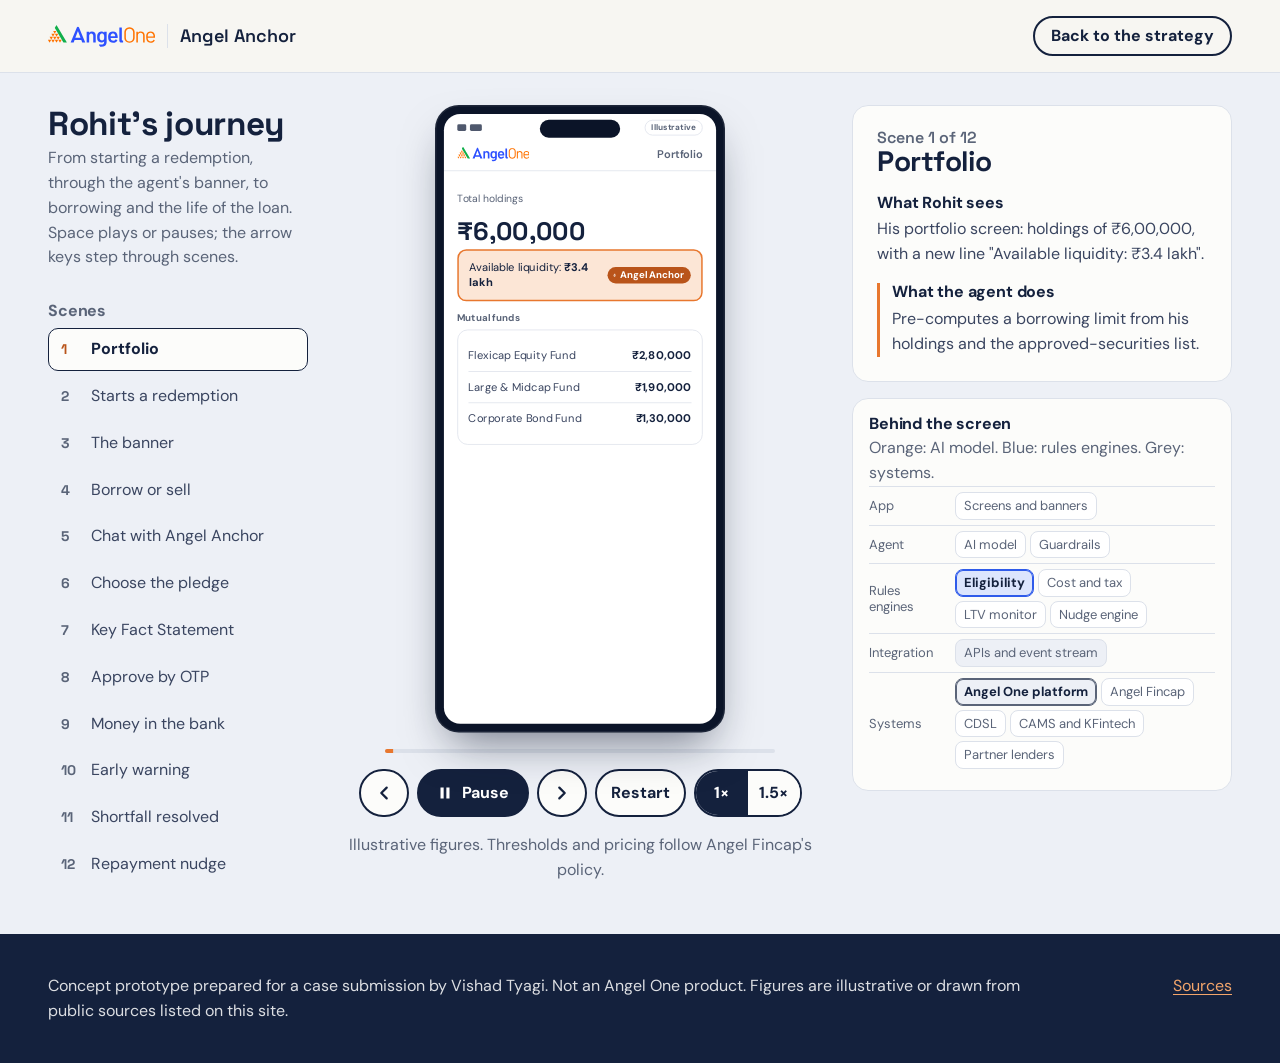
<file: journey.html>
<!doctype html>
<html lang="en-IN">
<head>
  <meta charset="utf-8">
  <meta name="viewport" content="width=device-width, initial-scale=1">
  <title>Rohit's journey · Angel Anchor</title>
  <meta name="description" content="An illustrative walkthrough of Angel Anchor on a phone: from starting a mutual fund redemption, through the agent's banner, to borrowing and the life of the loan.">
  <link rel="icon" href="assets/img/anchor.svg" type="image/svg+xml">
  <link rel="preconnect" href="https://fonts.googleapis.com">
  <link rel="preconnect" href="https://fonts.gstatic.com" crossorigin>
  <link rel="stylesheet" href="https://fonts.googleapis.com/css2?family=DM+Sans:wght@400;500;700&family=Space+Grotesk:wght@600;700&display=swap">
  <link rel="stylesheet" href="assets/css/styles.css">
</head>
<body class="journey-page">
  <a class="skip-link" href="#main">Skip to the journey</a>

  <header class="site-header">
    <div class="container site-header__inner">
      <a class="brand" href="index.html" aria-label="Angel Anchor strategy home">
        <img class="brand__logo" src="assets/img/angel-one-logo.svg" alt="Angel One" width="107" height="22"
             onerror="this.replaceWith(Object.assign(document.createElement('span'),{className:'brand__text',textContent:'Angel One'}))">
        <span class="brand__sep" aria-hidden="true"></span>
        <span class="brand__name">Angel Anchor</span>
      </a>
      <a class="btn btn--ghost btn--sm" href="index.html">Back to the strategy</a>
    </div>
  </header>

  <main id="main" class="container journey">
    <div class="journey__intro">
      <div>
        <h1>Rohit's journey</h1>
        <p>From starting a redemption, through the agent's banner, to borrowing and the life of the loan. <span class="kbd-hint">Space plays or pauses; the arrow keys step through scenes.</span></p>
      </div>
    </div>

    <nav class="scenes" aria-label="Scenes">
      <h2>Scenes</h2>
      <ol id="scene-list"></ol>
    </nav>

    <section class="stage" aria-label="Phone walkthrough">
      <div class="stage__phone">
        <div class="phone-fit">
          <div class="phone" aria-hidden="true">
            <div class="phone__screen" id="screen">
              <div class="phone__status">
                <span class="phone__icons"><i></i><i></i></span>
                <span class="phone__notch"></span>
                <span class="phone__illus">Illustrative</span>
              </div>
              <div class="app-bar">
                <img class="app-bar__logo" src="assets/img/angel-one-logo.svg" alt="" width="97" height="20"
                     onerror="this.replaceWith(Object.assign(document.createElement('span'),{className:'app-bar__text',textContent:'Angel One'}))">
                <span class="app-bar__title" id="app-title"></span>
              </div>
              <div class="app-body" id="app-body"></div>
            </div>
          </div>
        </div>
        <div class="endcard" id="endcard" hidden>
          <div class="endcard__box on-ink" role="status">
            <p>Rohit kept ₹6 lakh invested, avoided about ₹9,750 in tax, and resolved a market dip without a forced sale.</p>
            <button class="btn btn--primary" type="button" id="replay">Replay</button>
            <a class="btn btn--ghost on-ink" href="index.html">Back to the strategy</a>
          </div>
        </div>
      </div>

      <div class="progress" aria-hidden="true"><i id="progress"></i></div>

      <div class="controls" role="group" aria-label="Playback controls">
        <button class="ctrl" type="button" id="prev" aria-label="Previous scene">
          <svg viewBox="0 0 20 20" aria-hidden="true"><path d="M13 4l-6 6 6 6" fill="none" stroke="currentColor" stroke-width="2.5" stroke-linecap="round" stroke-linejoin="round"/></svg>
        </button>
        <button class="ctrl ctrl--play" type="button" id="play" aria-pressed="false">
          <svg viewBox="0 0 20 20" aria-hidden="true" id="play-icon"><path d="M6 4l10 6-10 6z" fill="currentColor"/></svg>
          <span id="play-label">Play</span>
        </button>
        <button class="ctrl" type="button" id="next" aria-label="Next scene">
          <svg viewBox="0 0 20 20" aria-hidden="true"><path d="M7 4l6 6-6 6" fill="none" stroke="currentColor" stroke-width="2.5" stroke-linecap="round" stroke-linejoin="round"/></svg>
        </button>
        <button class="ctrl" type="button" id="restart">Restart</button>
        <div class="speed" role="group" aria-label="Playback speed">
          <button type="button" data-speed="1" aria-pressed="true">1×</button>
          <button type="button" data-speed="1.5" aria-pressed="false">1.5×</button>
        </div>
      </div>

      <p class="stage__cap">Illustrative figures. Thresholds and pricing follow Angel Fincap's policy.</p>
    </section>

    <aside class="narration" aria-label="Narration">
      <div class="narration__card" aria-live="polite">
        <p class="narration__step" id="n-step"></p>
        <h2 id="n-title"></h2>
        <h3>What Rohit sees</h3>
        <p id="n-sees"></p>
        <div class="narration__agent">
          <h3>What the agent does</h3>
          <p id="n-agent"></p>
        </div>
      </div>

      <div class="strip">
        <h3>Behind the screen</h3>
        <p class="strip__legend">Orange: AI model. Blue: rules engines. Grey: systems.</p>
        <div id="strip"></div>
        <p class="visually-hidden" id="strip-sr" aria-live="polite"></p>
      </div>
    </aside>
  </main>

  <footer class="site-footer">
    <div class="container site-footer__row">
      <p>Concept prototype prepared for a case submission by Vishad Tyagi. Not an Angel One product. Figures are illustrative or drawn from public sources listed on this site.</p>
      <a href="index.html#sources">Sources</a>
    </div>
  </footer>

  <script src="assets/js/journey.js"></script>
</body>
</html>
</file>
<file: assets/css/styles.css>
/* Angel Anchor: shared design system and page styles */

:root {
  --ink: #14213D;
  --paper: #F7F6F2;
  --paper-2: #EDF0F6;
  --card: #FCFCFA;
  --line: #DCE1EA;
  --muted: #5A6478;
  --body: #3A4560;
  --blue: #2F5BEA;
  --blue-tint: #DCE5FD;
  --orange: #E8772E;
  --orange-ink: #B9541A;
  --orange-tint: #FCE6D6;
  --peach: #F3A56B;
  --white: #FFFFFF;

  --font-display: "Space Grotesk", Arial, sans-serif;
  --font-text: "DM Sans", Arial, sans-serif;

  --fs-hero: clamp(48px, 7vw, 88px);
  --fs-h2: clamp(32px, 3.6vw, 48px);
  --fs-h3: clamp(24px, 2.4vw, 32px);
  --fs-lead: clamp(20px, 1.8vw, 24px);
  --fs-body: clamp(17px, 1.3vw, 20px);
  --fs-small: 16px;

  --s-1: 8px; --s-2: 16px; --s-3: 24px; --s-4: 32px; --s-5: 40px;
  --s-6: 48px; --s-8: 64px; --s-10: 80px; --s-12: 96px; --s-15: 120px;
  --section-pad: clamp(64px, 10vw, 120px);
  --gutter: clamp(16px, 4vw, 48px);
  --max: 1200px;

  --r-card: 16px;
  --r-pill: 999px;
  --r-phone: 32px;

  --ease: cubic-bezier(.2, .7, .2, 1);
  --d-fast: 200ms;
  --d-mid: 300ms;
  --d-slow: 400ms;
}

/* Base */
*, *::before, *::after { box-sizing: border-box; }
html { scroll-behavior: smooth; scroll-padding-top: 88px; -webkit-text-size-adjust: 100%; }
body {
  margin: 0;
  background: var(--paper);
  color: var(--body);
  font-family: var(--font-text);
  font-size: var(--fs-body);
  line-height: 1.55;
  overflow-x: hidden;
}
img, svg { display: block; max-width: 100%; }
h1, h2, h3, h4 { font-family: var(--font-display); color: var(--ink); line-height: 1.12; margin: 0 0 var(--s-2); font-weight: 700; letter-spacing: -0.01em; }
h2 { font-size: var(--fs-h2); margin-bottom: var(--s-3); }
h3 { font-size: var(--fs-h3); font-weight: 600; }
h4 { font-size: var(--fs-body); font-weight: 600; }
p { margin: 0 0 var(--s-2); max-width: 70ch; }
ul, ol { margin: 0; padding-left: 1.2em; }
a { color: var(--blue); text-underline-offset: 3px; }
button { font: inherit; color: inherit; }
small, .small { font-size: var(--fs-small); }
strong { color: var(--ink); }

:focus-visible { outline: 3px solid var(--blue); outline-offset: 3px; border-radius: 4px; }
.on-ink :focus-visible, .on-ink:focus-visible { outline-color: var(--peach); }

.skip-link { position: absolute; left: var(--s-2); top: -100px; z-index: 100; background: var(--ink); color: var(--white); padding: var(--s-1) var(--s-2); border-radius: 8px; }
.skip-link:focus { top: var(--s-1); }
.visually-hidden { position: absolute !important; width: 1px; height: 1px; overflow: hidden; clip: rect(0 0 0 0); white-space: nowrap; }

.container { width: 100%; max-width: calc(var(--max) + 2 * var(--gutter)); margin: 0 auto; padding: 0 var(--gutter); }

/* Buttons and pills */
.btn {
  display: inline-flex; align-items: center; justify-content: center; gap: var(--s-1);
  min-height: 48px; padding: 0 var(--s-3); white-space: nowrap;
  border-radius: var(--r-pill); border: 2px solid transparent;
  font-weight: 700; font-size: var(--fs-small); text-decoration: none; cursor: pointer;
  transition: transform var(--d-fast) var(--ease), opacity var(--d-fast) var(--ease);
}
.btn:active { transform: translateY(1px); }
.btn--primary { background: var(--blue); color: var(--white); }
.btn--primary:hover { opacity: .9; }
.btn--ghost { background: transparent; color: var(--ink); border-color: var(--ink); }
.on-ink .btn--ghost, .btn--ghost.on-ink { color: var(--white); border-color: rgba(255,255,255,.7); }
.btn--sm { min-height: 40px; padding: 0 var(--s-2); }

.pill {
  display: inline-flex; align-items: center; padding: 6px 14px;
  border-radius: var(--r-pill); border: 1px solid var(--line); background: var(--card);
  color: var(--ink); font-size: var(--fs-small); font-weight: 500; line-height: 1.3;
}
.pill--orange { border-color: var(--orange); background: var(--orange-tint); color: var(--ink); }
.pill--blue { border-color: var(--blue); background: var(--blue-tint); color: var(--ink); }
.pill-row { display: flex; flex-wrap: wrap; gap: var(--s-1); list-style: none; padding: 0; margin: 0; }

.toggle-group { display: flex; flex-wrap: wrap; gap: var(--s-1); margin-bottom: var(--s-3); }
.toggle {
  min-height: 44px; padding: 0 var(--s-2); border-radius: var(--r-pill);
  border: 2px solid var(--ink); background: var(--card); color: var(--ink);
  font-weight: 700; font-size: var(--fs-small); cursor: pointer;
  transition: opacity var(--d-fast) var(--ease);
}
.toggle[aria-pressed="true"], .toggle[aria-selected="true"] { background: var(--ink); color: var(--white); }
.toggle:hover { opacity: .85; }

/* Angel Anchor chip (agent marker) */
.anchor-chip {
  display: inline-flex; align-items: center; gap: 5px; padding: 3px 10px 3px 7px;
  border-radius: var(--r-pill); background: var(--orange-ink); color: var(--white);
  font: 700 13px/1.3 var(--font-text); white-space: nowrap;
}
.anchor-chip svg { width: 14px; height: 14px; }

/* Header */
.site-header { position: sticky; top: 0; z-index: 50; background: var(--paper); border-bottom: 1px solid var(--line); }
.site-header__inner { display: flex; align-items: center; justify-content: space-between; gap: var(--s-2); min-height: 72px; }
.brand { display: flex; align-items: center; gap: 12px; text-decoration: none; color: var(--ink); min-width: 0; }
.brand__logo { height: 22px; width: auto; }
.brand__text { font: 700 18px/1 var(--font-display); color: var(--ink); white-space: nowrap; }
.brand__sep { width: 1px; height: 24px; background: var(--line); }
.brand__name { font: 600 18px/1 var(--font-display); color: var(--ink); white-space: nowrap; }
.site-nav { display: flex; align-items: center; gap: var(--s-1); }
.site-nav__list { display: flex; align-items: center; gap: 4px; list-style: none; margin: 0; padding: 0; }
.site-nav__list a { display: block; padding: 10px 12px; border-radius: 8px; color: var(--ink); text-decoration: none; font-size: var(--fs-small); font-weight: 500; }
.site-nav__list a:hover { background: var(--paper-2); }
.nav-toggle { display: none; min-height: 44px; min-width: 44px; justify-content: center; padding: 0; border: 2px solid var(--ink); background: transparent; border-radius: var(--r-pill); font-weight: 700; font-size: var(--fs-small); cursor: pointer; color: var(--ink); }

@media (max-width: 1080px) {
  .nav-toggle { display: inline-flex; align-items: center; }
  .site-nav__list {
    display: none; position: absolute; left: 0; right: 0; top: 100%;
    flex-direction: column; align-items: stretch; padding: var(--s-1) var(--gutter) var(--s-2);
    background: var(--paper); border-bottom: 1px solid var(--line);
  }
  .site-nav__list.is-open { display: flex; }
  .site-nav__list a { padding: 12px; }
}
@media (max-width: 520px) {
  .brand__sep, .brand__name { display: none; }
  .site-header .btn--primary { padding: 0 12px; font-size: 14px; }
  .site-header__inner { gap: var(--s-1); }
  .site-nav { gap: 6px; }
}

/* Sections */
.section { padding: var(--section-pad) 0; }
.section--alt { background: var(--paper-2); }
.section--ink { background: var(--ink); color: rgba(255,255,255,.88); }
.section--ink h2, .section--ink h3, .section--ink strong { color: var(--white); }
.section__lead { font-size: var(--fs-lead); color: var(--body); max-width: 60ch; margin-bottom: var(--s-6); }
.kicker { font: 600 var(--fs-small)/1.3 var(--font-display); color: var(--orange-ink); margin-bottom: var(--s-1); }
.section--ink .kicker { color: var(--peach); }
.block { margin-top: var(--s-12); }
.block:first-of-type { margin-top: 0; }
.block__title { margin-bottom: var(--s-3); }
.caption { font-size: var(--fs-small); color: var(--muted); margin-top: var(--s-2); }

.band {
  background: var(--ink); color: var(--white); border-radius: var(--r-card);
  padding: var(--s-4) var(--s-4); margin-top: var(--s-4);
  font: 600 var(--fs-lead)/1.35 var(--font-display);
}
.band p { margin: 0; max-width: 60ch; }
.band em { font-style: normal; color: var(--peach); }

/* Cards and grids */
.grid { display: grid; gap: var(--s-3); }
.grid--2 { grid-template-columns: repeat(2, minmax(0, 1fr)); }
.grid--3 { grid-template-columns: repeat(3, minmax(0, 1fr)); }
.grid--4 { grid-template-columns: repeat(4, minmax(0, 1fr)); }
@media (max-width: 1000px) { .grid--4 { grid-template-columns: repeat(2, minmax(0, 1fr)); } .grid--3 { grid-template-columns: repeat(2, minmax(0, 1fr)); } }
@media (max-width: 680px) { .grid--2, .grid--3, .grid--4 { grid-template-columns: minmax(0, 1fr); } }

.card { background: var(--card); border: 1px solid var(--line); border-radius: var(--r-card); padding: var(--s-4); }
.card h3 { font-size: clamp(22px, 2vw, 26px); }
.card p:last-child { margin-bottom: 0; }
.card__tag { font: 600 var(--fs-small)/1.2 var(--font-display); color: var(--orange-ink); margin-bottom: var(--s-1); }
.card--dashed { border-style: dashed; border-width: 2px; background: transparent; }

.qa-card__q { display: inline-block; font: 700 var(--fs-small)/1 var(--font-display); color: var(--white); background: var(--ink); border-radius: var(--r-pill); padding: 8px 14px; margin-bottom: var(--s-2); }

/* Stats */
.stats { display: grid; grid-template-columns: repeat(3, minmax(0, 1fr)); gap: 0; border-top: 1px solid var(--line); border-left: 1px solid var(--line); }
.stat { padding: var(--s-4); border-right: 1px solid var(--line); border-bottom: 1px solid var(--line); background: var(--card); }
.stat__num { font: 700 clamp(40px, 4.6vw, 64px)/1 var(--font-display); color: var(--ink); margin-bottom: var(--s-1); letter-spacing: -0.02em; }
.stat__num--sm { font-size: clamp(32px, 3.4vw, 44px); }
.stat__label { font-size: var(--fs-small); color: var(--muted); margin: 0; }
@media (max-width: 900px) { .stats { grid-template-columns: repeat(2, minmax(0, 1fr)); } }
@media (max-width: 520px) { .stats { grid-template-columns: minmax(0, 1fr); } }

/* Tables */
.table-wrap { overflow-x: auto; border: 1px solid var(--line); border-radius: var(--r-card); background: var(--card); }
.table { width: 100%; border-collapse: collapse; font-size: var(--fs-small); min-width: 560px; }
.table caption { text-align: left; padding: var(--s-3) var(--s-3) 0; font: 600 var(--fs-body)/1.3 var(--font-display); color: var(--ink); }
.table th, .table td { text-align: left; vertical-align: top; padding: 14px var(--s-3); border-bottom: 1px solid var(--line); }
.table tr:last-child th, .table tr:last-child td { border-bottom: 0; }
.table thead th { font-family: var(--font-display); font-weight: 600; color: var(--ink); background: var(--paper-2); }
.table tbody th { color: var(--ink); font-weight: 700; }
.table .col-blue { background: rgba(220, 229, 253, .45); }
.table .num { white-space: nowrap; font-weight: 700; color: var(--ink); }
.table--narrow { min-width: 420px; }

/* Hero */
.hero { background: var(--ink); color: rgba(255,255,255,.88); padding: clamp(56px, 8vw, 104px) 0; overflow: hidden; }
.hero__grid { display: grid; grid-template-columns: minmax(0, 1.25fr) minmax(0, .75fr); gap: var(--s-8); align-items: center; }
.hero h1 { color: var(--white); font-size: var(--fs-hero); line-height: 1; margin-bottom: var(--s-3); letter-spacing: -0.03em; }
.hero__sub { font-size: var(--fs-lead); line-height: 1.45; max-width: 34ch; color: rgba(255,255,255,.9); }
.hero__author { font-size: var(--fs-small); color: var(--peach); margin-bottom: var(--s-5); }
.hero__actions { display: flex; flex-wrap: wrap; gap: var(--s-2); }
.hero__phone { justify-self: center; display: block; text-decoration: none; border-radius: var(--r-phone); }
.hero__phone-cap { text-align: center; color: rgba(255,255,255,.75); font-size: var(--fs-small); margin-top: var(--s-2); }
@media (max-width: 860px) {
  .hero__grid { grid-template-columns: minmax(0, 1fr); gap: var(--s-6); }
}

/* Phone mock-up (shared by hero and journey) */
.phone-fit { position: relative; width: 300px; aspect-ratio: 390 / 844; }
.phone {
  position: absolute; top: 0; left: 0; width: 390px; height: 844px;
  transform-origin: 0 0; transform: scale(var(--s, .769));
  background: #0B1428; border-radius: var(--r-phone); padding: 12px;
  box-shadow: 0 30px 60px -20px rgba(10, 18, 40, .55), 0 0 0 2px rgba(255,255,255,.08) inset;
}
.phone__screen { position: relative; width: 100%; height: 100%; border-radius: 22px; background: var(--white); overflow: hidden; color: var(--ink); font: 400 16px/1.4 var(--font-text); }
.phone__status { position: relative; height: 36px; display: flex; align-items: center; justify-content: space-between; padding: 0 18px; }
.phone__notch { position: absolute; left: 50%; top: 8px; width: 108px; height: 24px; margin-left: -54px; background: #0B1428; border-radius: 14px; }
.phone__icons { display: flex; gap: 5px; align-items: center; }
.phone__icons i { display: block; width: 16px; height: 9px; border-radius: 2px; background: var(--ink); opacity: .75; }
.phone__icons i:first-child { width: 12px; }
.phone__illus { font: 700 11px/1 var(--font-text); color: var(--muted); border: 1px solid var(--line); border-radius: var(--r-pill); padding: 4px 8px; background: var(--white); }
.app-bar { display: flex; align-items: center; justify-content: space-between; padding: 8px 18px 12px; border-bottom: 1px solid var(--line); }
.app-bar__logo { height: 20px; width: auto; }
.app-bar__text { font: 700 17px/1 var(--font-display); color: var(--ink); }
.app-bar__title { font: 600 15px/1 var(--font-text); color: var(--muted); }
.app-body { position: absolute; top: 87px; left: 0; right: 0; bottom: 0; padding: 18px; overflow: hidden; }

/* App UI pieces (inside the phone) */
.a-h { font: 700 22px/1.2 var(--font-display); color: var(--ink); margin: 0 0 4px; }
.a-sub { font-size: 14px; color: var(--muted); margin: 0 0 14px; }
.a-big { font: 700 34px/1.1 var(--font-display); color: var(--ink); margin: 2px 0 6px; }
.a-card { border: 1px solid var(--line); border-radius: 14px; padding: 14px; margin-bottom: 10px; background: var(--white); }
.a-row { display: flex; justify-content: space-between; align-items: center; gap: 10px; font-size: 15px; padding: 10px 0; border-bottom: 1px solid var(--line); }
.a-row:last-child { border-bottom: 0; }
.a-row b { color: var(--ink); white-space: nowrap; }
.a-row span { color: var(--body); }
.a-btn { display: flex; align-items: center; justify-content: center; height: 50px; border-radius: 12px; background: var(--blue); color: var(--white); font: 700 16px/1 var(--font-text); margin-top: 10px; }
.a-btn--ghost { background: var(--white); color: var(--blue); border: 2px solid var(--blue); }
.a-btn--orange { background: var(--orange-ink); }
.a-btns { display: grid; grid-template-columns: 1fr 1fr; gap: 10px; }
.a-input { border: 2px solid var(--blue); border-radius: 12px; height: 56px; display: flex; align-items: center; padding: 0 14px; font: 700 24px/1 var(--font-display); color: var(--ink); }
.a-input .caret { display: inline-block; width: 2px; height: 26px; background: var(--blue); margin-left: 2px; animation: caret 1s steps(1) infinite; }
.a-label { font-size: 13px; font-weight: 700; color: var(--muted); margin: 14px 0 6px; }
.a-note { font-size: 13px; color: var(--muted); margin: 8px 0 0; }
.a-liquidity { display: flex; align-items: center; justify-content: space-between; gap: 8px; padding: 12px 14px; border-radius: 12px; border: 2px solid var(--orange); background: var(--orange-tint); font-size: 15px; color: var(--ink); }
.a-check { width: 22px; height: 22px; border-radius: 6px; border: 2px solid var(--line); flex: none; display: grid; place-items: center; }
.a-check.is-on { background: var(--blue); border-color: var(--blue); }
.a-check.is-on::after { content: ""; width: 10px; height: 6px; border-left: 3px solid #fff; border-bottom: 3px solid #fff; transform: translateY(-1px) rotate(-45deg); }
.a-edit { color: var(--blue); font-weight: 700; font-size: 14px; }
.a-progress { height: 8px; border-radius: 4px; background: var(--paper-2); overflow: hidden; margin-top: 14px; }
.a-progress > i { display: block; height: 100%; background: var(--blue); transform-origin: 0 50%; transform: scaleX(0); }
.a-otp { display: grid; grid-template-columns: repeat(6, 1fr); gap: 8px; margin: 18px 0 6px; }
.a-otp span { height: 50px; border: 2px solid var(--line); border-radius: 10px; display: grid; place-items: center; font: 700 26px/1 var(--font-display); color: var(--ink); }
.a-otp span.is-on { border-color: var(--blue); }
.a-ok { width: 64px; height: 64px; border-radius: 50%; background: var(--blue); display: grid; place-items: center; margin: 24px auto 14px; }
.a-ok::after { content: ""; width: 24px; height: 13px; border-left: 5px solid #fff; border-bottom: 5px solid #fff; transform: translateY(-3px) rotate(-45deg); }
.a-center { text-align: center; }
.a-tag { display: inline-block; font: 700 12px/1 var(--font-text); border-radius: var(--r-pill); padding: 5px 10px; }
.a-tag--watch { background: var(--orange-tint); color: var(--ink); border: 1px solid var(--orange); }
.a-tag--grey { background: var(--paper-2); color: var(--ink); border: 1px solid var(--muted); }
.a-tag--ok { background: var(--blue-tint); color: var(--ink); border: 1px solid var(--blue); }
.a-dim { opacity: .35; }
.a-overlay-label { position: absolute; top: 12px; left: 0; right: 0; width: max-content; margin: 0 auto;background: var(--ink); color: var(--white); font: 700 13px/1 var(--font-text); padding: 8px 14px; border-radius: var(--r-pill); z-index: 3; white-space: nowrap; }

/* Agent banner and notification (shared) */
.anchor-banner {
  position: absolute; left: 10px; right: 10px; bottom: 10px; z-index: 5;
  background: var(--white); border: 2px solid var(--orange); border-radius: 18px; padding: 16px;
  transform: translateY(115%); opacity: 0;
  transition: transform var(--d-slow) var(--ease), opacity var(--d-mid) var(--ease);
}
.anchor-banner.is-in { transform: translateY(0); opacity: 1; }
.anchor-banner p { font-size: 16px; line-height: 1.45; color: var(--ink); margin: 10px 0 4px; max-width: none; }
.anchor-banner .a-btn { height: 46px; font-size: 15px; padding: 0 6px; white-space: nowrap; letter-spacing: -0.01em; }

.notif {
  position: absolute; left: 10px; right: 10px; top: 100px; z-index: 5;
  background: var(--white); border: 2px solid var(--orange); border-radius: 18px; padding: 14px 16px;
  transform: translateY(-30px); opacity: 0;
  transition: transform var(--d-slow) var(--ease), opacity var(--d-mid) var(--ease);
}
.notif.is-in { transform: none; opacity: 1; }
.notif__head { display: flex; align-items: center; justify-content: space-between; gap: 8px; }
.notif p { margin: 10px 0 0; font-size: 16px; line-height: 1.45; color: var(--ink); max-width: none; }

/* Chat */
.chat { display: flex; flex-direction: column; gap: 10px; }
.bubble { max-width: 84%; padding: 12px 14px; border-radius: 16px; font-size: 16px; line-height: 1.4; }
.bubble--agent { align-self: flex-start; background: var(--orange-tint); color: var(--ink); border-bottom-left-radius: 4px; }
.bubble--user { align-self: flex-end; background: var(--blue); color: var(--white); border-bottom-right-radius: 4px; }
.quick { display: flex; flex-wrap: wrap; gap: 8px; align-self: flex-end; }
.quick span { border: 2px solid var(--blue); color: var(--blue); border-radius: var(--r-pill); padding: 8px 14px; font-weight: 700; font-size: 15px; }
.typing { display: inline-flex; gap: 4px; }
.typing i { width: 7px; height: 7px; border-radius: 50%; background: var(--orange-ink); animation: dot 1s infinite var(--ease); }
.typing i:nth-child(2) { animation-delay: .15s; }
.typing i:nth-child(3) { animation-delay: .3s; }

/* Tap ripple */
.tap { position: absolute; width: 56px; height: 56px; margin: -28px 0 0 -28px; border-radius: 50%; background: rgba(47, 91, 234, .35); border: 2px solid rgba(47, 91, 234, .7); pointer-events: none; z-index: 20; animation: tap 600ms var(--ease) forwards; }

/* Entry helpers inside the phone */
.pop { opacity: 0; transform: translateY(10px); transition: opacity var(--d-mid) var(--ease), transform var(--d-mid) var(--ease); }
.pop.is-in { opacity: 1; transform: none; }
.no-anim, .no-anim * { transition: none !important; animation: none !important; }

@keyframes tap { from { transform: scale(.3); opacity: 1; } to { transform: scale(1.4); opacity: 0; } }
@keyframes dot { 0%, 100% { opacity: .3; transform: translateY(0); } 50% { opacity: 1; transform: translateY(-3px); } }
@keyframes caret { 50% { opacity: 0; } }

/* Hero banner loop */
.hero-phone { width: min(300px, 78vw, calc((100vh - 240px) * 390 / 844)); min-width: 220px; }
/* 2 s wait, 0.4 s slide up, 3 s hold, 0.4 s slide down, short rest (6.4 s loop) */
.hero-loop .anchor-banner { animation: heroBanner 6.4s var(--ease) infinite; transition: none; }
@keyframes heroBanner {
  0%, 31.25% { transform: translateY(115%); opacity: 0; }
  37.5%, 84.4% { transform: translateY(0); opacity: 1; }
  90.6%, 100% { transform: translateY(115%); opacity: 0; }
}

/* Routing diagram */
.route { display: flex; flex-direction: column; align-items: center; background: var(--card); border: 1px solid var(--line); border-radius: var(--r-card); padding: var(--s-4) var(--s-3); }
.node { border: 2px solid var(--ink); background: var(--white); border-radius: 14px; padding: var(--s-2) var(--s-3); text-align: center; max-width: 360px; width: 100%; transition: opacity var(--d-mid) var(--ease); }
.node h4 { margin: 0; font-family: var(--font-display); }
.node p { margin: 4px 0 0; font-size: var(--fs-small); color: var(--body); }
.node--blue { border-color: var(--blue); background: var(--blue-tint); }
.node--orange { border-color: var(--orange); background: var(--orange-tint); }
.conn { position: relative; width: 4px; height: 40px; background: var(--line); overflow: hidden; border-radius: 2px; }
.conn > i { position: absolute; inset: 0; background: var(--ink); transform-origin: 50% 0; transform: scaleY(0); transition: transform var(--d-slow) var(--ease); }
.route__split { position: relative; display: grid; grid-template-columns: 1fr 1fr; gap: var(--s-3); width: 100%; max-width: 820px; }
.route__split::before { content: ""; position: absolute; top: 0; left: 25%; right: 25%; height: 4px; background: var(--line); border-radius: 2px; }
.route__split::after { content: ""; position: absolute; top: 0; left: 25%; width: 25%; height: 4px; border-radius: 2px; background: var(--blue); transform-origin: 100% 50%; transform: scaleX(0); transition: transform var(--d-slow) var(--ease) 100ms; }
.route[data-active="covers"] .route__split::after { transform: scaleX(1); }
.route[data-active="short"] .route__split::after { left: 50%; background: var(--orange); transform-origin: 0 50%; transform: scaleX(1); }
.route__branch { display: flex; flex-direction: column; align-items: center; transition: opacity var(--d-mid) var(--ease); }
.route__branch .node { max-width: none; }
.route__branch--blue .conn > i { background: var(--blue); }
.route__branch--orange .conn > i { background: var(--orange); }
.route[data-active] .conn--trunk > i { transform: scaleY(1); }
.route[data-active="covers"] .route__branch--blue .conn > i,
.route[data-active="short"] .route__branch--orange .conn > i { transform: scaleY(1); transition-delay: 200ms; }
.route[data-active="covers"] .route__branch--orange,
.route[data-active="short"] .route__branch--blue { opacity: .35; }
.route__phase { display: inline-block; font: 700 14px/1 var(--font-text); color: var(--ink); margin-bottom: 6px; }
@media (max-width: 560px) {
  .route__split { grid-template-columns: 1fr; gap: 0; }
  .route__split::before, .route__split::after { display: none; }
}

/* Architecture diagram */
.arch { display: grid; grid-template-columns: minmax(0, 1fr) 340px; gap: var(--s-3); align-items: start; }
.arch__stack { display: flex; flex-direction: column; gap: 10px; }
.arch__layer { display: grid; grid-template-columns: 150px minmax(0, 1fr); gap: var(--s-2); align-items: center; padding: 12px; border-radius: 14px; border: 1px solid var(--line); background: var(--card); }
.arch__layer-name { font: 600 var(--fs-small)/1.25 var(--font-display); color: var(--ink); }
.arch__row { display: flex; flex-wrap: wrap; gap: 8px; }
.arch__box {
  flex: 1 1 140px; min-height: 52px; text-align: left; cursor: pointer; padding: 10px 12px;
  border-radius: 10px; border: 2px solid var(--line); background: var(--white); color: var(--ink);
  font-size: 15px; line-height: 1.3; transition: transform var(--d-fast) var(--ease);
}
.arch__box b { display: block; font-weight: 700; }
.arch__box span { color: var(--muted); font-size: 14px; }
.arch__box:hover { transform: translateY(-2px); }
.arch__box--orange { border-color: var(--orange); background: var(--orange-tint); }
.arch__box--blue { border-color: var(--blue); background: var(--blue-tint); }
.arch__box--blue span, .arch__box--orange span { color: var(--body); }
.arch__box--ink { background: var(--ink); border-color: var(--ink); color: var(--white); }
.arch__box--ink span { color: rgba(255,255,255,.8); }
.arch__box--dashed { border-style: dashed; }
.arch__box[aria-pressed="true"] { box-shadow: inset 0 0 0 2px var(--ink); }
.arch__box--ink[aria-pressed="true"] { box-shadow: inset 0 0 0 2px var(--peach); }
.arch__panel { position: sticky; top: 96px; background: var(--card); border: 1px solid var(--line); border-radius: var(--r-card); padding: var(--s-3); min-height: 220px; }
.arch__panel h4 { font-size: var(--fs-lead); margin-bottom: var(--s-1); }
.arch__panel p { font-size: var(--fs-small); }
@media (max-width: 1000px) {
  .arch { grid-template-columns: minmax(0, 1fr); }
  .arch__panel { position: static; min-height: 0; }
}
@media (max-width: 600px) {
  .arch__layer { grid-template-columns: minmax(0, 1fr); gap: 8px; }
}

/* Integration highlight */
.highlight { display: grid; grid-template-columns: minmax(0, .9fr) minmax(0, 1.1fr); gap: var(--s-4); align-items: center; background: var(--blue-tint); border: 1px solid var(--blue); border-radius: var(--r-card); padding: var(--s-5); }
.highlight h3 { margin: 0; }
.highlight p { margin: 0; color: var(--ink); }
@media (max-width: 800px) { .highlight { grid-template-columns: minmax(0, 1fr); padding: var(--s-4) var(--s-3); } }

/* Rollout timeline */
.steps { display: grid; grid-template-columns: repeat(3, minmax(0, 1fr)); gap: var(--s-3); list-style: none; padding: 0; margin: 0; counter-reset: step; }
.steps > li { position: relative; padding-top: var(--s-4); }
.steps > li::before { content: ""; position: absolute; top: 9px; left: 0; right: calc(-1 * var(--s-3)); height: 3px; background: var(--line); }
.steps > li:last-child::before { right: 0; }
.steps > li::after { content: ""; position: absolute; top: 0; left: 0; width: 20px; height: 20px; border-radius: 50%; background: var(--blue); border: 4px solid var(--paper); }
.section--alt .steps > li::after { border-color: var(--paper-2); }
.steps .card { height: 100%; }
.steps .card--dashed::before { content: none; }
.steps__gate { margin-top: var(--s-2); padding-top: var(--s-2); border-top: 1px solid var(--line); font-size: var(--fs-small); }
@media (max-width: 860px) {
  .steps { grid-template-columns: minmax(0, 1fr); }
  .steps > li { padding: 0 0 0 var(--s-5); }
  .steps > li::before { top: 0; bottom: calc(-1 * var(--s-3)); left: 9px; right: auto; width: 3px; height: auto; }
  .steps > li:last-child::before { bottom: 0; }
}

/* State machine */
.sm { display: grid; grid-template-columns: minmax(0, 1fr) 320px; gap: var(--s-4); align-items: center; background: var(--card); border: 1px solid var(--line); border-radius: var(--r-card); padding: var(--s-4); }
.sm__states { display: grid; grid-template-columns: repeat(3, minmax(0, 1fr)) minmax(0, 1fr); grid-template-rows: auto auto; gap: var(--s-2); list-style: none; margin: 0; padding: 0; }
.sm__state { position: relative; border: 2px solid var(--line); border-radius: 14px; padding: 14px; background: var(--white); transition: opacity var(--d-mid) var(--ease); }
.sm__state h4 { margin: 0 0 4px; font-family: var(--font-display); }
.sm__state p { margin: 0; font-size: 15px; line-height: 1.4; }
.sm__state--healthy { border-color: var(--ink); grid-column: 1; grid-row: 1 / span 2; }
.sm__state--watch { border-color: var(--orange); background: var(--orange-tint); grid-column: 2; grid-row: 1 / span 2; }
.sm__state--shortfall { border-color: var(--orange); background: var(--orange-tint); grid-column: 3; grid-row: 1 / span 2; }
.sm__state--cured { border-color: var(--orange); background: var(--orange-tint); grid-column: 4; grid-row: 1; }
.sm__state--invoked { border-color: var(--muted); background: var(--paper-2); grid-column: 4; grid-row: 2; }
.sm__state.is-current { box-shadow: inset 0 0 0 3px var(--ink); }
.sm__state.is-current::after { content: "Now"; position: absolute; top: -12px; right: 12px; background: var(--ink); color: var(--white); font: 700 13px/1 var(--font-text); padding: 6px 10px; border-radius: var(--r-pill); animation: pulseIn var(--d-slow) var(--ease); }
.sm__controls { grid-column: 1 / -1; display: flex; flex-wrap: wrap; gap: var(--s-1); }
.sm__status { grid-column: 1 / -1; margin: 0; font-size: var(--fs-small); color: var(--muted); min-height: 1.5em; }
.sm__side { display: flex; flex-direction: column; align-items: center; gap: var(--s-1); }
.mini-phone { position: relative; width: 100%; max-width: 300px; min-height: 190px; border-radius: 24px; background: #0B1428; padding: 10px; }
.mini-phone__screen { position: relative; background: var(--paper-2); border-radius: 16px; min-height: 170px; padding: 12px; overflow: hidden; }
.mini-phone .notif { position: relative; top: auto; left: auto; right: auto; opacity: 1; transform: none; }
.mini-phone .notif.is-swap { animation: pulseIn var(--d-slow) var(--ease); }
.mini-phone .notif--grey { border-color: var(--muted); }
.mini-phone__illus { position: absolute; top: 8px; right: 10px; font: 700 11px/1 var(--font-text); color: var(--muted); }
@keyframes pulseIn { from { opacity: 0; transform: translateY(6px); } to { opacity: 1; transform: none; } }
@media (max-width: 1080px) {
  .sm { grid-template-columns: minmax(0, 1fr); }
  .sm__controls { order: -3; }
  .sm__side { order: -2; }
  .sm__status { order: -1; }
}
@media (max-width: 700px) {
  .sm { padding: var(--s-3) var(--s-2); }
  .sm__states { grid-template-columns: minmax(0, 1fr) minmax(0, 1fr); }
  .sm__state--healthy, .sm__state--watch, .sm__state--shortfall, .sm__state--cured, .sm__state--invoked { grid-column: auto; grid-row: auto; }
  .sm__state--healthy { grid-column: 1 / -1; }
}

/* Messaging variants */
.variants { display: grid; grid-template-columns: repeat(2, minmax(0, 1fr)); gap: var(--s-3); }
.variant .mini-phone { max-width: none; min-height: 0; }
.variant .mini-phone__screen { min-height: 0; padding-top: 26px; }
.variant h4 { margin-bottom: var(--s-1); }
@media (max-width: 760px) { .variants { grid-template-columns: minmax(0, 1fr); } }

/* Agent halves */
.halves { display: grid; grid-template-columns: repeat(2, minmax(0, 1fr)); gap: var(--s-3); }
.halves ol, .halves ul { display: flex; flex-direction: column; gap: 10px; font-size: var(--fs-small); }
.halves li::marker { color: var(--orange-ink); font-weight: 700; }
@media (max-width: 760px) { .halves { grid-template-columns: minmax(0, 1fr); } }

.definition { font: 600 clamp(26px, 3vw, 40px)/1.25 var(--font-display); color: var(--ink); max-width: 30ch; margin-bottom: var(--s-3); letter-spacing: -0.01em; }

/* Personas */
.persona dl { margin: 0; display: grid; gap: 10px; font-size: var(--fs-small); }
.persona dt { font-weight: 700; color: var(--ink); }
.persona dd { margin: 0; }
.persona__meta { color: var(--muted); font-size: var(--fs-small); margin-bottom: var(--s-2); }
.persona__link { display: inline-block; margin-top: var(--s-2); font-weight: 700; font-size: var(--fs-small); }

/* Value timeline */
.vtl { display: grid; grid-template-columns: repeat(4, minmax(0, 1fr)); gap: var(--s-3); list-style: none; padding: 0; margin: 0; }
.vtl > li { position: relative; }
.vtl > li:not(:last-child)::after { content: ""; position: absolute; top: 50%; right: calc(-1 * var(--s-3)); width: var(--s-3); height: 3px; background: var(--orange); }
.vtl .card { height: 100%; }
@media (max-width: 1000px) {
  .vtl { grid-template-columns: repeat(2, minmax(0, 1fr)); }
  .vtl > li:nth-child(2)::after { display: none; }
}
@media (max-width: 600px) {
  .vtl { grid-template-columns: minmax(0, 1fr); }
  .vtl > li:not(:last-child)::after { display: block; top: auto; bottom: calc(-1 * var(--s-3)); left: 50%; right: auto; width: 3px; height: var(--s-3); }
}

/* Bars (cost comparison and benchmarks) */
.bars { display: flex; flex-direction: column; gap: var(--s-3); }
.bar__label { display: flex; justify-content: space-between; gap: var(--s-2); flex-wrap: wrap; font-size: var(--fs-small); margin-bottom: 8px; }
.bar__label b { color: var(--ink); }
.bar__track { position: relative; height: 28px; background: var(--paper-2); border-radius: 6px; overflow: hidden; }
.bar__fill { position: absolute; inset: 0; transform-origin: 0 50%; transform: scaleX(var(--v, 0)); background: var(--ink); border-radius: 6px; transition: transform var(--d-slow) var(--ease); }
.bar__fill--orange { background: var(--orange); }
.bar__fill--blue { background: var(--blue); }
.bar__fill--range { background: var(--muted); opacity: .45; }
.bar__ghost { position: absolute; top: 0; bottom: 0; width: 2px; left: calc(var(--g, 1) * 100% - 2px); background: var(--ink); }
.cost { display: grid; grid-template-columns: minmax(0, 1.5fr) minmax(0, 1fr); gap: var(--s-5); align-items: center; background: var(--card); border: 1px solid var(--line); border-radius: var(--r-card); padding: var(--s-4); }
.cost__headline { font: 700 clamp(48px, 6vw, 80px)/1 var(--font-display); color: var(--orange-ink); margin-bottom: var(--s-1); }
@media (max-width: 860px) { .cost { grid-template-columns: minmax(0, 1fr); padding: var(--s-3); } }

/* Tabs and scenarios */
.tabs [role="tablist"] { display: flex; flex-wrap: wrap; gap: var(--s-1); margin-bottom: var(--s-3); }
.scenario { display: grid; grid-template-columns: repeat(4, minmax(0, 1fr)); gap: 0; border: 1px solid var(--line); border-radius: var(--r-card); background: var(--card); overflow: hidden; }
.scenario > div { padding: var(--s-3); border-right: 1px solid var(--line); }
.scenario > div:last-child { border-right: 0; }
.scenario__val { font: 700 clamp(32px, 3.6vw, 48px)/1.05 var(--font-display); color: var(--ink); margin-bottom: 6px; }
.scenario__val.is-swap { animation: pulseIn var(--d-mid) var(--ease); }
.scenario--base .scenario__val { color: var(--orange-ink); }
.scenario__label { font-size: var(--fs-small); color: var(--muted); margin: 0; }
.scenario__note { margin: var(--s-2) 0 0; font-size: var(--fs-small); color: var(--muted); }
@media (max-width: 860px) {
  .scenario { grid-template-columns: repeat(2, minmax(0, 1fr)); }
  .scenario > div:nth-child(2) { border-right: 0; }
  .scenario > div:nth-child(-n+2) { border-bottom: 1px solid var(--line); }
}
@media (max-width: 420px) {
  .scenario { grid-template-columns: minmax(0, 1fr); }
  .scenario > div { border-right: 0; border-bottom: 1px solid var(--line); }
}

/* Closing */
.closing h2 { font-size: clamp(32px, 4.4vw, 56px); max-width: 22ch; }
.closing ol { list-style: none; padding: 0; margin: var(--s-5) 0; display: grid; grid-template-columns: repeat(3, minmax(0, 1fr)); gap: var(--s-3); counter-reset: c; }
.closing li { counter-increment: c; border-top: 3px solid var(--peach); padding-top: var(--s-2); font-size: var(--fs-body); }
.closing li::before { content: counter(c); display: block; font: 700 32px/1 var(--font-display); color: var(--peach); margin-bottom: var(--s-1); }
@media (max-width: 760px) { .closing ol { grid-template-columns: minmax(0, 1fr); } }

/* Sources */
.sources { border-top: 1px solid var(--line); padding: var(--s-6) 0; }
.sources summary { cursor: pointer; font: 600 var(--fs-h3)/1.2 var(--font-display); color: var(--ink); list-style: none; display: flex; align-items: center; gap: 12px; }
.sources summary::-webkit-details-marker { display: none; }
.sources summary::before { content: "+"; display: grid; place-items: center; width: 36px; height: 36px; border-radius: 50%; border: 2px solid var(--ink); font-size: 22px; line-height: 1; flex: none; }
.sources details[open] summary::before { content: "\2212"; }
.sources ol { margin-top: var(--s-3); display: grid; gap: 10px; font-size: var(--fs-small); padding-left: 1.4em; }
.sources a { overflow-wrap: anywhere; }

/* Footer */
.site-footer { background: var(--ink); color: rgba(255,255,255,.85); padding: var(--s-5) 0; font-size: var(--fs-small); }
.site-footer p { margin: 0; max-width: 90ch; }
.site-footer a { color: var(--peach); }
.site-footer__row { display: flex; justify-content: space-between; align-items: flex-start; gap: var(--s-3); flex-wrap: wrap; }

/* ===== Journey page ===== */
.journey-page { background: var(--paper-2); }
.journey { display: grid; grid-template-columns: 260px minmax(0, 1fr) 380px; gap: var(--s-4); align-items: start; padding-top: var(--s-4); padding-bottom: var(--s-6); }
.journey { grid-template-rows: auto 1fr; }
.journey__intro { grid-column: 1; grid-row: 1; }
.journey__intro h1 { font-size: clamp(28px, 2.6vw, 36px); margin: 0; }
.scenes { grid-column: 1; grid-row: 2; }
.stage { grid-column: 2; grid-row: 1 / span 2; }
.narration { grid-column: 3; grid-row: 1 / span 2; }
.journey__intro p { margin: 4px 0 0; color: var(--muted); font-size: var(--fs-small); }

.scenes { position: sticky; top: 96px; }
.scenes h2 { font-size: var(--fs-small); color: var(--muted); font-family: var(--font-text); font-weight: 700; margin-bottom: var(--s-1); }
.scenes ol { list-style: none; padding: 0; margin: 0; display: flex; flex-direction: column; gap: 4px; }
.scenes button {
  width: 100%; display: flex; gap: 10px; align-items: baseline; text-align: left; cursor: pointer;
  padding: 10px 12px; border-radius: 10px; border: 1px solid transparent; background: transparent;
  font-size: var(--fs-small); color: var(--body); line-height: 1.3;
}
.scenes button:hover { background: var(--card); }
.scenes button span { font: 700 14px/1 var(--font-display); color: var(--muted); min-width: 20px; }
.scenes button[aria-current="step"] { background: var(--card); border-color: var(--ink); color: var(--ink); font-weight: 700; }
.scenes button[aria-current="step"] span { color: var(--orange-ink); }

.stage { display: flex; flex-direction: column; align-items: center; gap: var(--s-2); min-width: 0; }
.stage__phone { position: relative; width: 100%; display: flex; justify-content: center; }
.stage .phone-fit { width: min(100%, 390px, calc((100vh - 272px) * 390 / 844)); min-width: 240px; }
.stage__cap { font-size: var(--fs-small); color: var(--muted); text-align: center; margin: 0; max-width: 46ch; }

.controls { display: flex; flex-wrap: wrap; justify-content: center; align-items: center; gap: var(--s-1); }
.ctrl { min-width: 48px; min-height: 48px; border-radius: var(--r-pill); border: 2px solid var(--ink); background: var(--card); color: var(--ink); cursor: pointer; display: inline-grid; place-items: center; padding: 0 14px; font-weight: 700; font-size: var(--fs-small); }
.ctrl svg { width: 18px; height: 18px; }
.ctrl--play { background: var(--ink); color: var(--white); min-width: 112px; display: inline-flex; gap: 8px; align-items: center; justify-content: center; }
.speed { display: inline-flex; border: 2px solid var(--ink); border-radius: var(--r-pill); overflow: hidden; }
.speed button { min-height: 44px; min-width: 52px; border: 0; background: var(--card); color: var(--ink); font-weight: 700; cursor: pointer; font-size: var(--fs-small); }
.speed button[aria-pressed="true"] { background: var(--ink); color: var(--white); }
.progress { width: min(100%, 390px); height: 4px; background: var(--line); border-radius: 2px; overflow: hidden; }
.progress > i { display: block; height: 100%; background: var(--orange); transform-origin: 0 50%; transform: scaleX(0); }

.narration { display: flex; flex-direction: column; gap: var(--s-2); position: sticky; top: 96px; }
.narration__card { background: var(--card); border: 1px solid var(--line); border-radius: var(--r-card); padding: var(--s-3); }
.narration__step { font: 600 var(--fs-small)/1 var(--font-display); color: var(--muted); margin-bottom: var(--s-1); }
.narration h2 { font-size: clamp(24px, 2.2vw, 30px); margin-bottom: var(--s-2); }
.narration h3 { font-size: var(--fs-small); font-family: var(--font-text); font-weight: 700; color: var(--ink); margin: var(--s-2) 0 6px; display: flex; align-items: center; gap: 8px; }
.narration p { font-size: var(--fs-small); margin: 0; }
.narration__agent { border-left: 3px solid var(--orange); padding-left: 12px; }

.strip { background: var(--card); border: 1px solid var(--line); border-radius: var(--r-card); padding: var(--s-2); }
.strip h3 { margin: 0 0 4px; font-size: var(--fs-small); font-family: var(--font-text); font-weight: 700; color: var(--ink); }
.strip__legend { font-size: 14px; color: var(--muted); margin: 0 0 10px; }
.strip__layer { display: grid; grid-template-columns: 78px minmax(0, 1fr); gap: 8px; align-items: center; padding: 5px 0; border-top: 1px solid var(--line); }
.strip__layer > span { font-size: 13px; color: var(--muted); line-height: 1.2; }
.strip__row { display: flex; flex-wrap: wrap; gap: 4px; }
.chip {
  font-size: 13px; line-height: 1.2; padding: 5px 8px; border-radius: 8px;
  border: 1px solid var(--line); background: var(--white); color: var(--muted);
  transition: opacity var(--d-mid) var(--ease);
}
.chip.is-lit { color: var(--ink); font-weight: 700; }
.chip--ai.is-lit { background: var(--orange-tint); border-color: var(--orange); box-shadow: inset 0 0 0 1px var(--orange); }
.chip--engine.is-lit { background: var(--blue-tint); border-color: var(--blue); box-shadow: inset 0 0 0 1px var(--blue); }
.chip--system.is-lit { background: var(--paper-2); border-color: var(--muted); box-shadow: inset 0 0 0 1px var(--muted); }
.chip--bar { background: var(--paper-2); }

.endcard { position: absolute; inset: 0; z-index: 30; display: grid; place-items: center; padding: var(--s-2); }
.endcard[hidden] { display: none; }
.endcard__box { background: var(--ink); color: var(--white); border-radius: 24px; padding: var(--s-4) var(--s-3); text-align: center; max-width: 340px; animation: pulseIn var(--d-slow) var(--ease); }
.endcard__box p { font: 600 18px/1.4 var(--font-display); margin: 0 0 var(--s-3); }
.endcard__box .btn { margin: 4px; }

@media (max-width: 1180px) {
  .journey { grid-template-columns: minmax(0, 1fr) 360px; grid-template-rows: none; }
  .journey__intro, .scenes { grid-column: 1 / -1; grid-row: auto; }
  .stage { grid-column: 1; grid-row: auto; }
  .narration { grid-column: 2; grid-row: auto; }
  .scenes { position: static; }
  .scenes ol { flex-direction: row; overflow-x: auto; padding-bottom: 8px; scroll-snap-type: x proximity; }
  .scenes li { flex: none; scroll-snap-align: start; }
  .scenes button { white-space: nowrap; border-color: var(--line); background: var(--card); }
}
@media (max-width: 820px) {
  .journey { grid-template-columns: minmax(0, 1fr); gap: var(--s-3); }
  .stage, .narration { grid-column: 1; }
  .journey__intro { order: 0; }
  .stage { order: 1; }
  .scenes { order: 2; }
  .narration { order: 3; position: static; }
  .stage .phone-fit { width: min(100%, 390px, calc((100svh - 300px) * 390 / 844)); min-width: 220px; }
  .kbd-hint { display: none; }
}

@media (prefers-reduced-motion: reduce) {
  html { scroll-behavior: auto; }
  *, *::before, *::after { animation-duration: 0.01ms !important; animation-iteration-count: 1 !important; transition-duration: 0.01ms !important; }
  .hero-loop .anchor-banner { animation: none; transform: none; opacity: 1; }
  .typing i, .a-input .caret { animation: none; }
}
</file>
